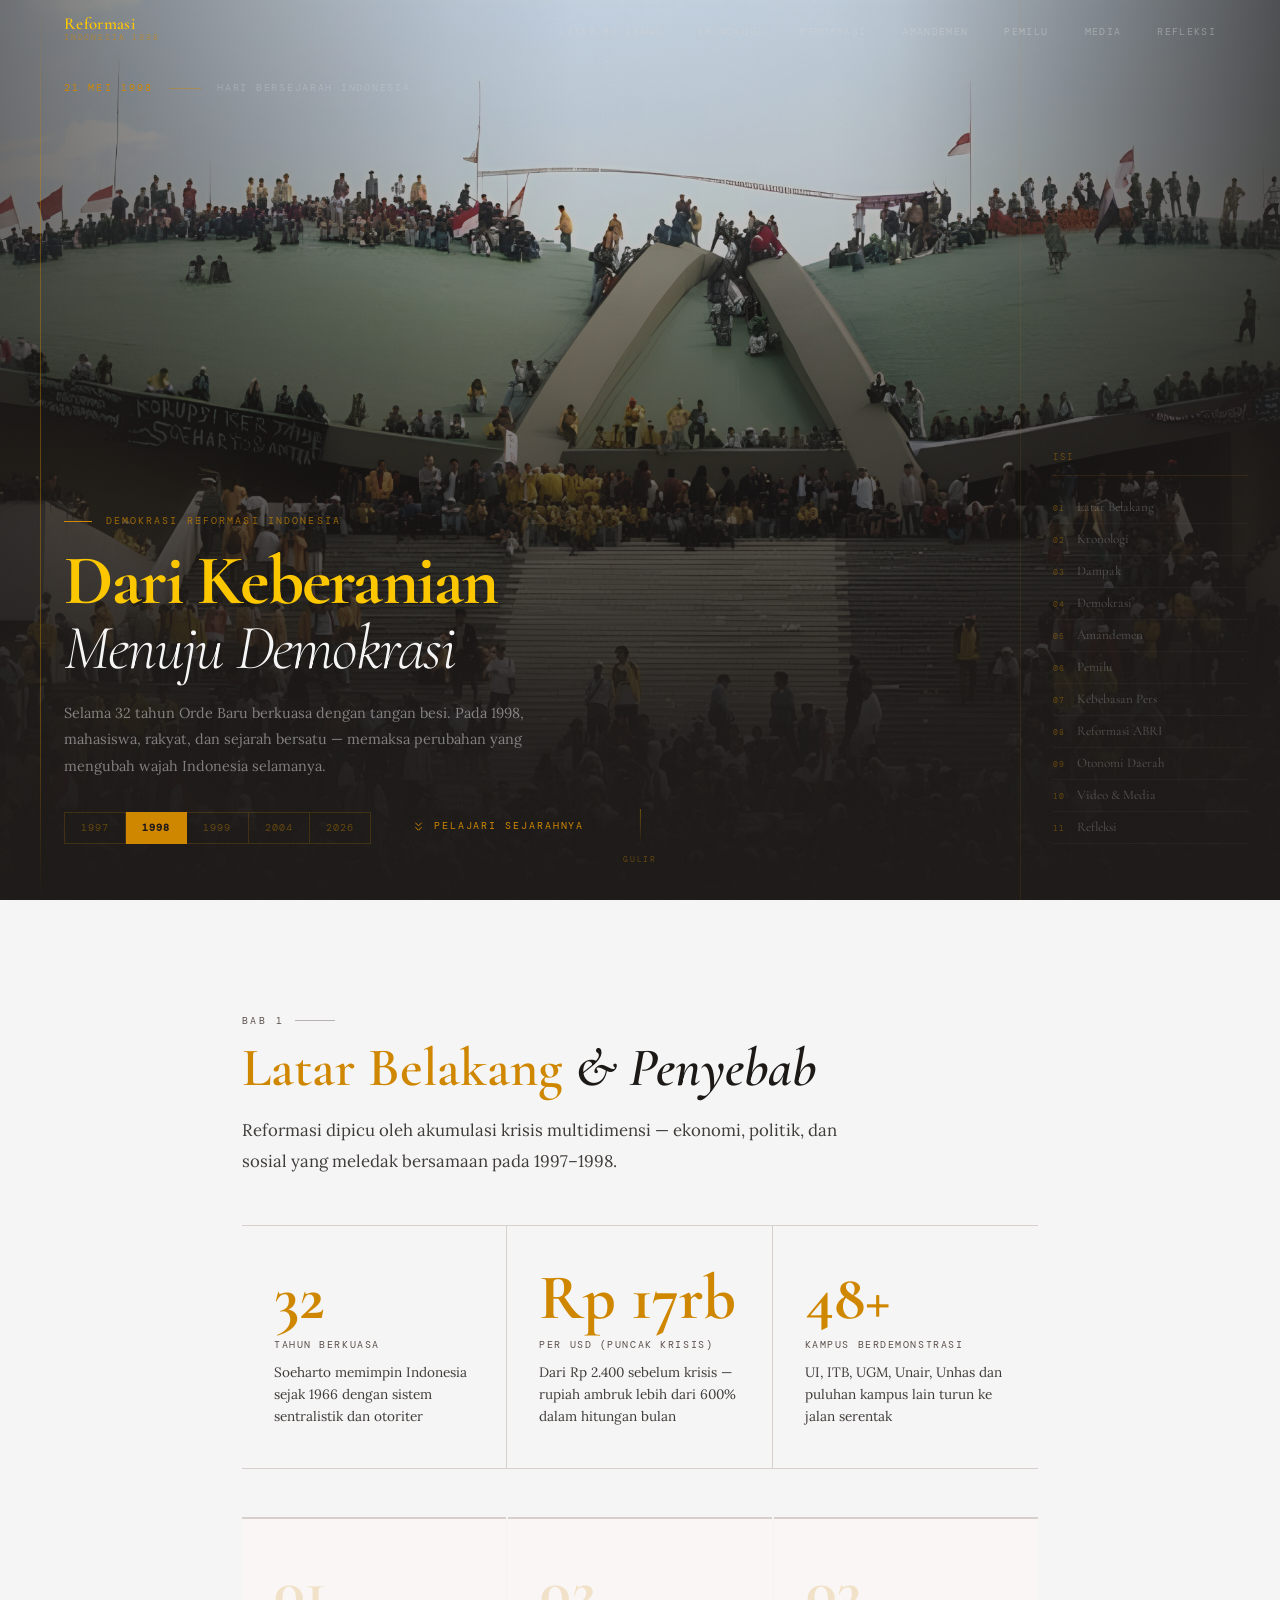
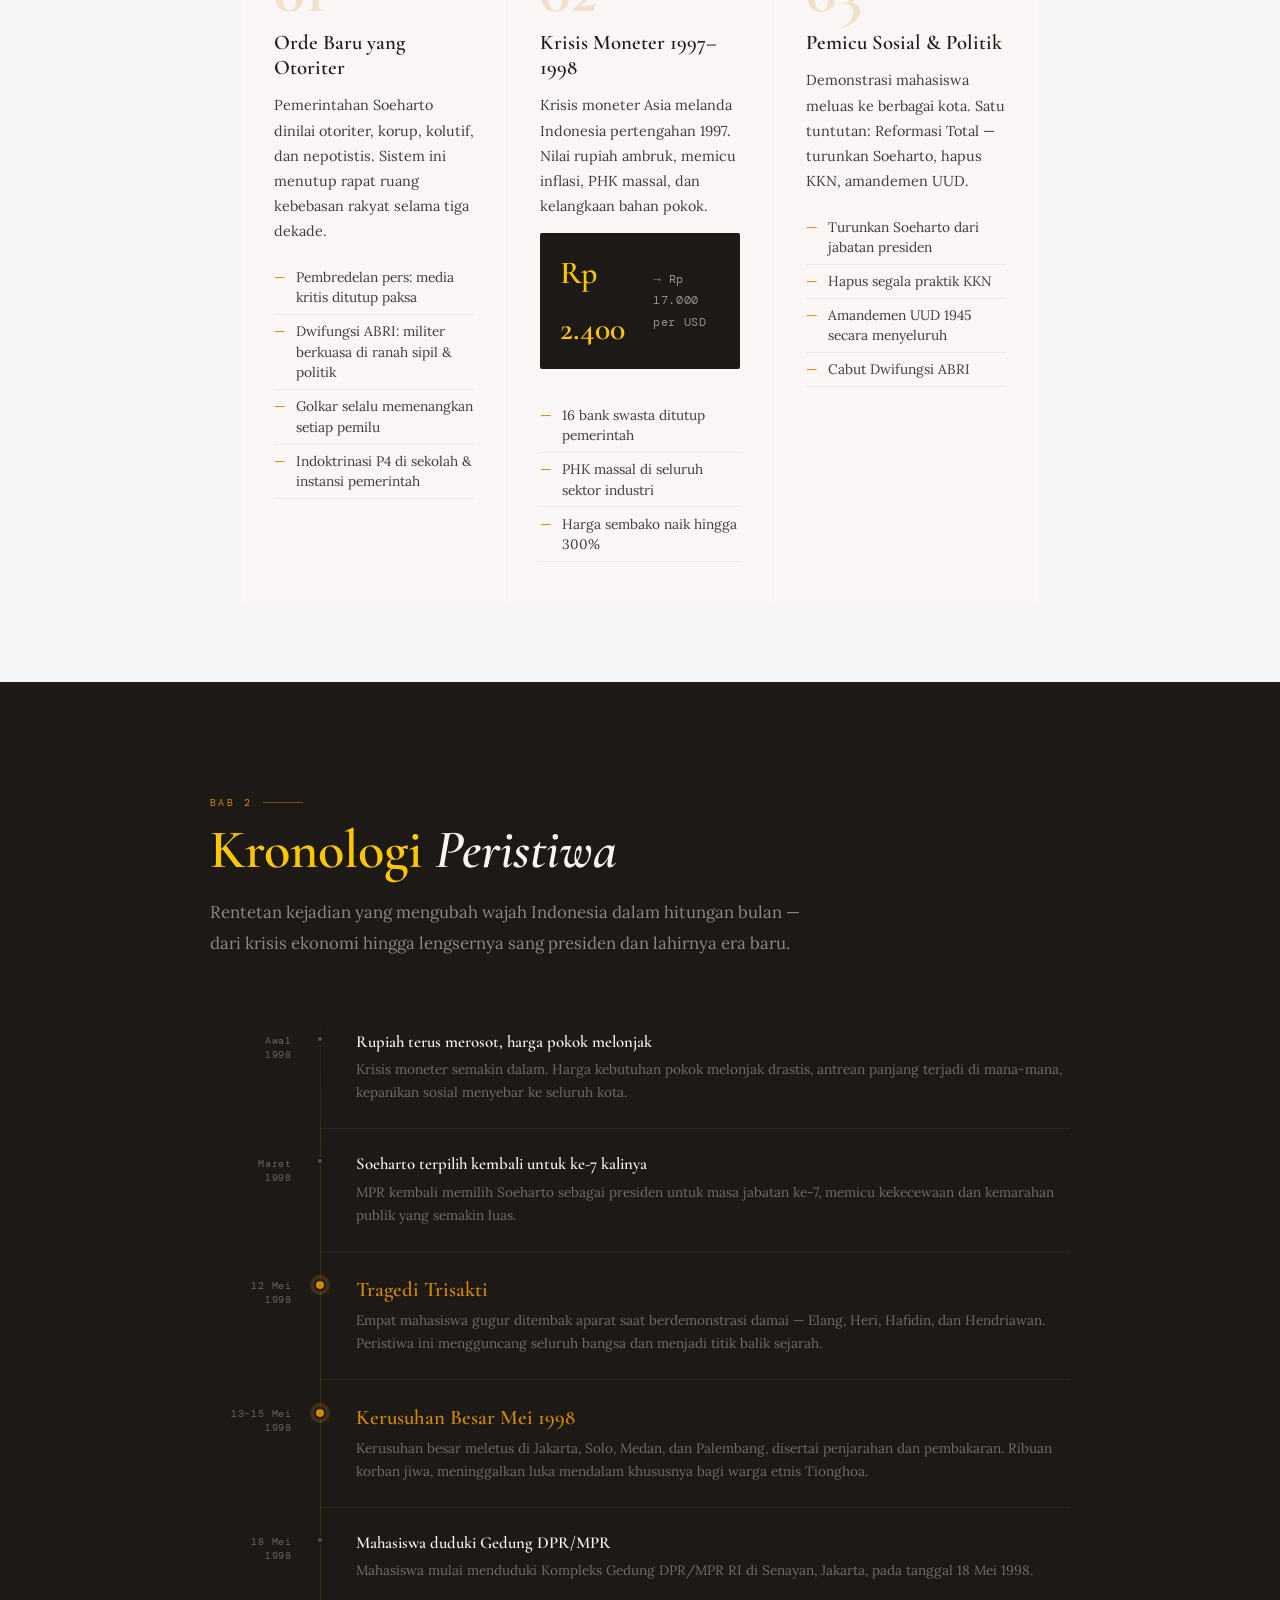
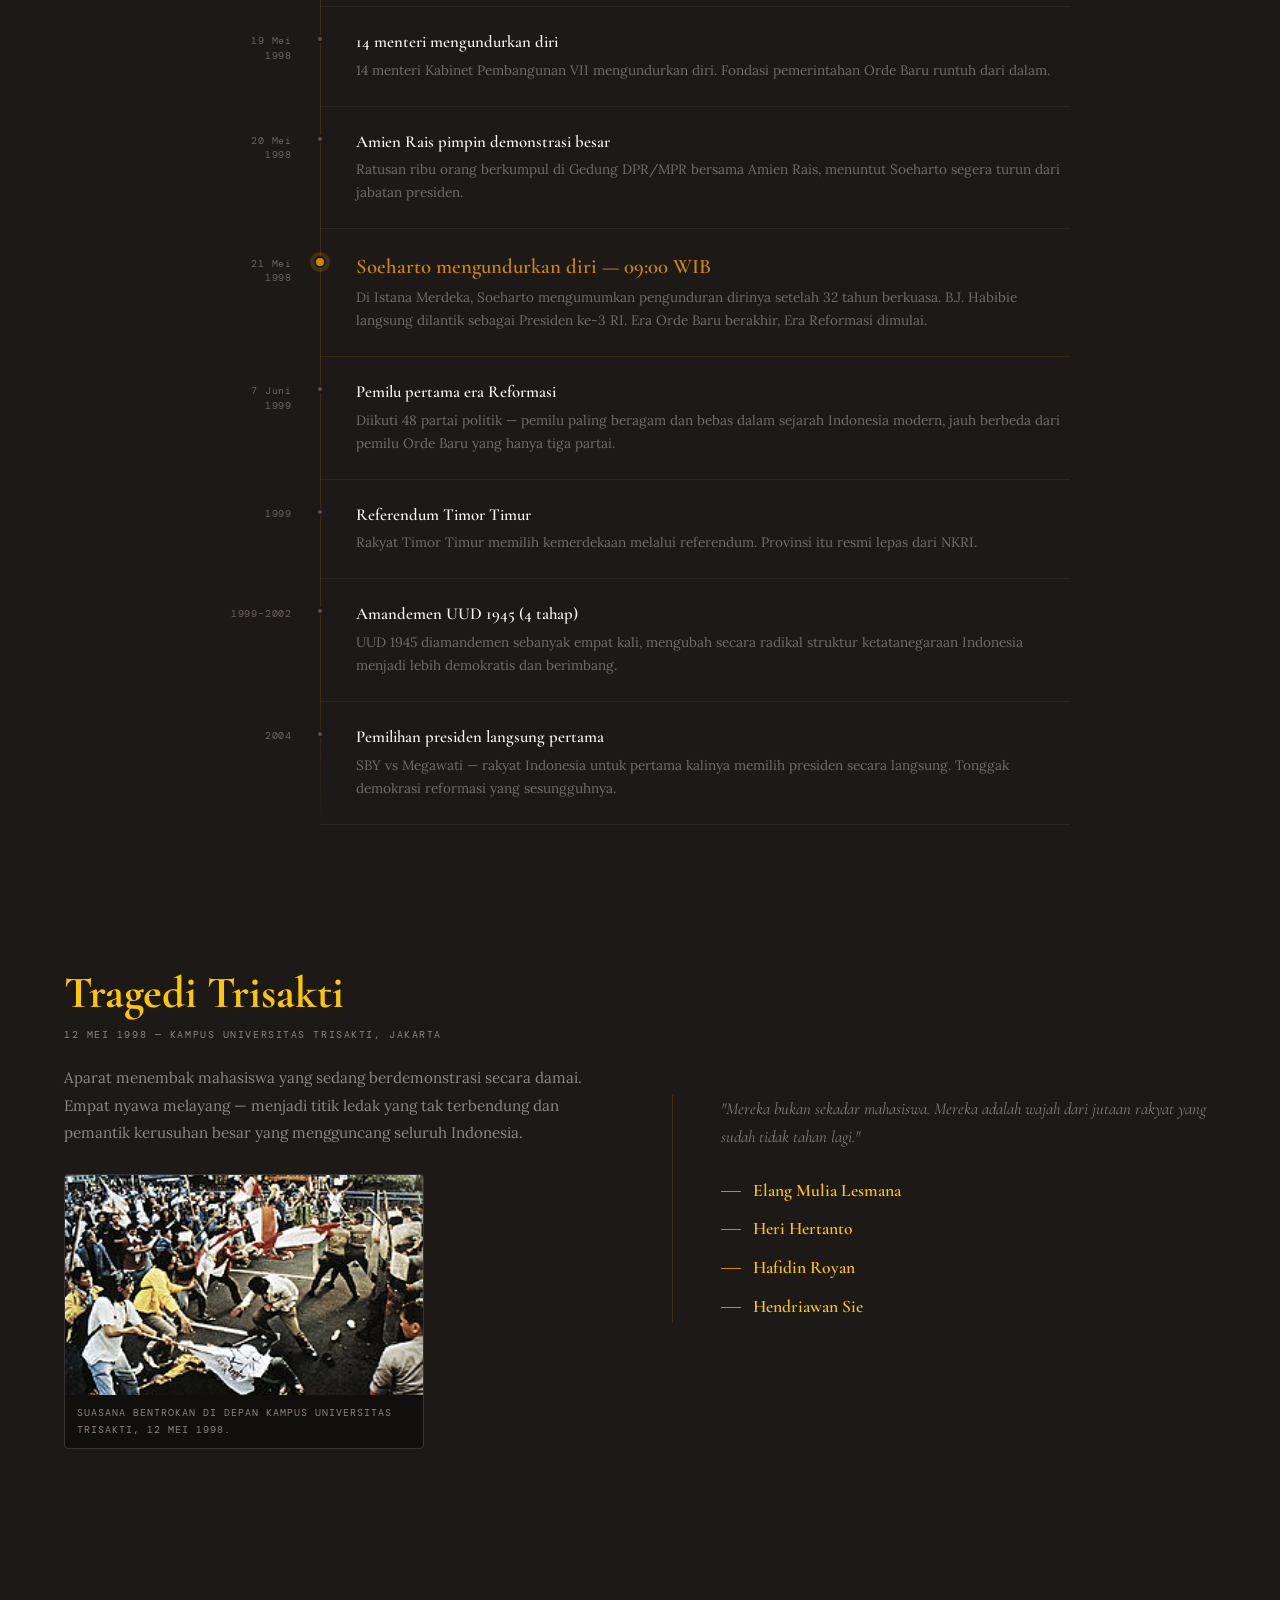
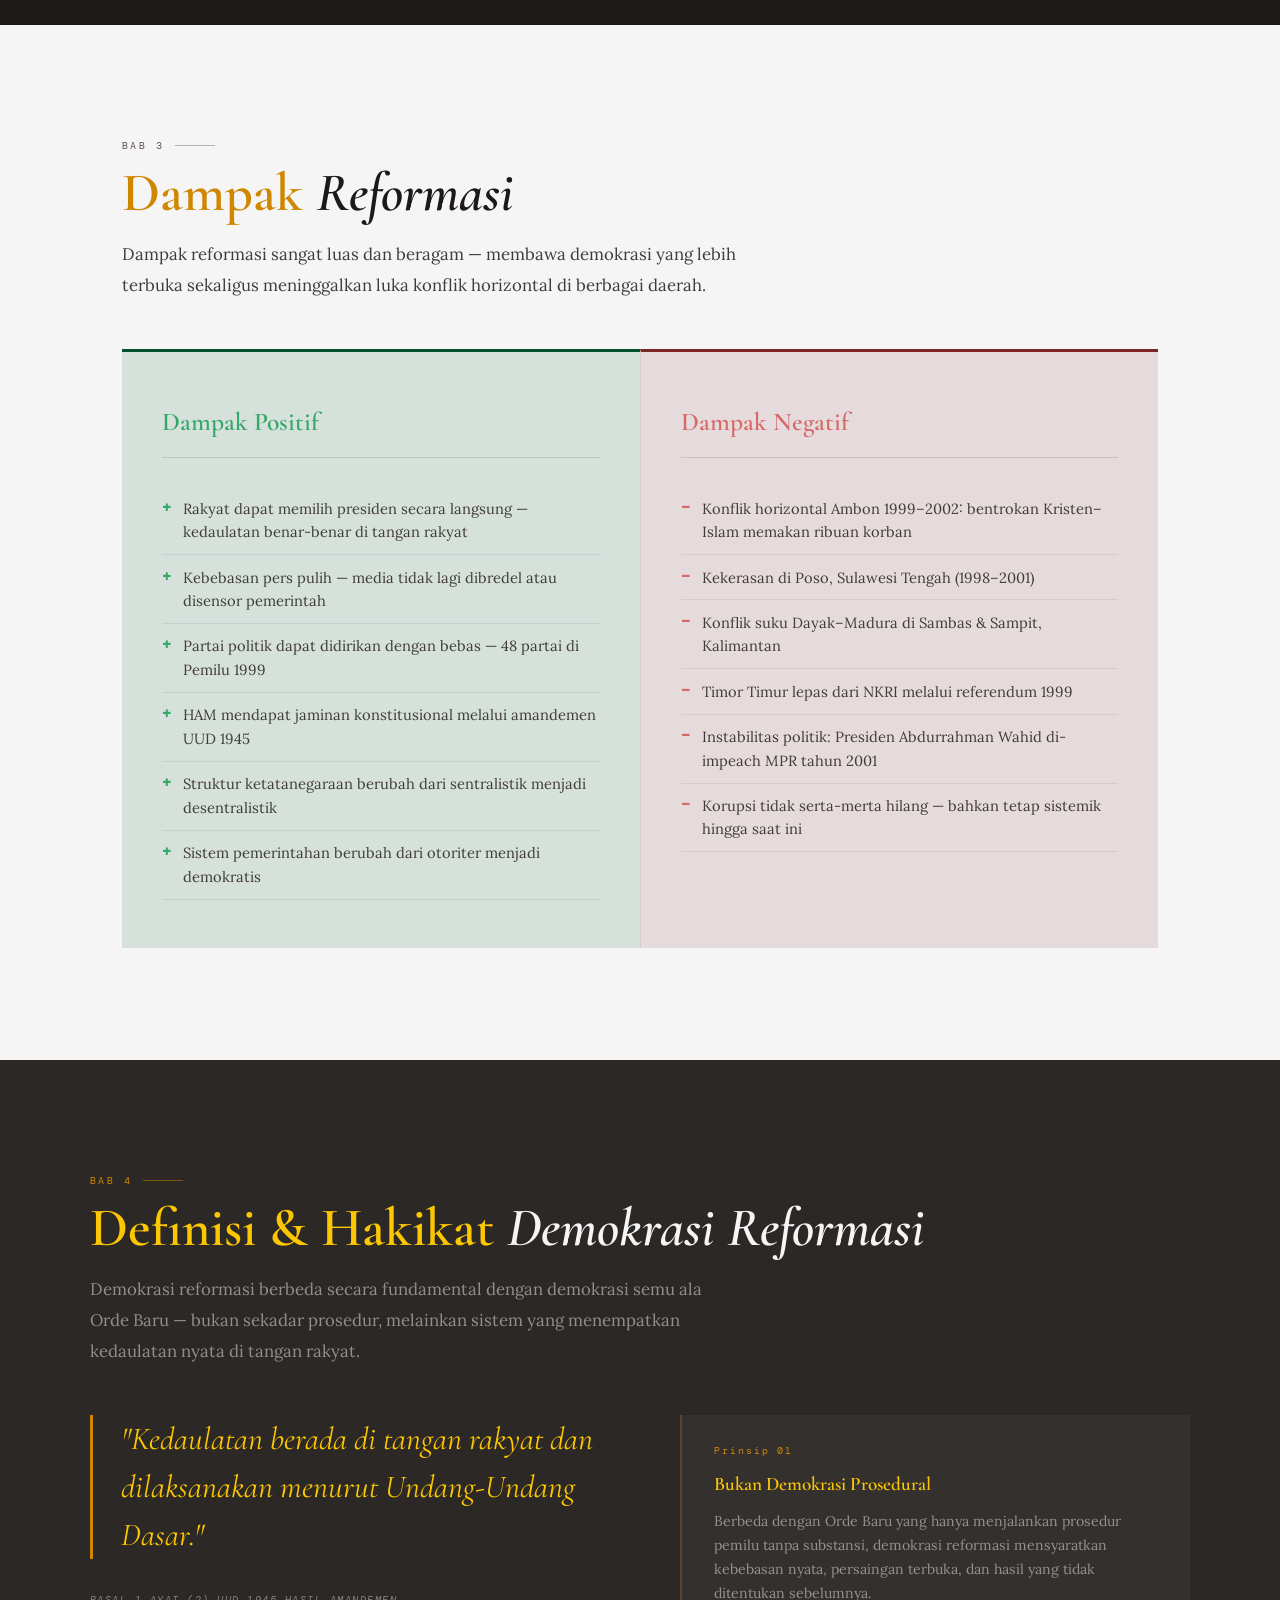
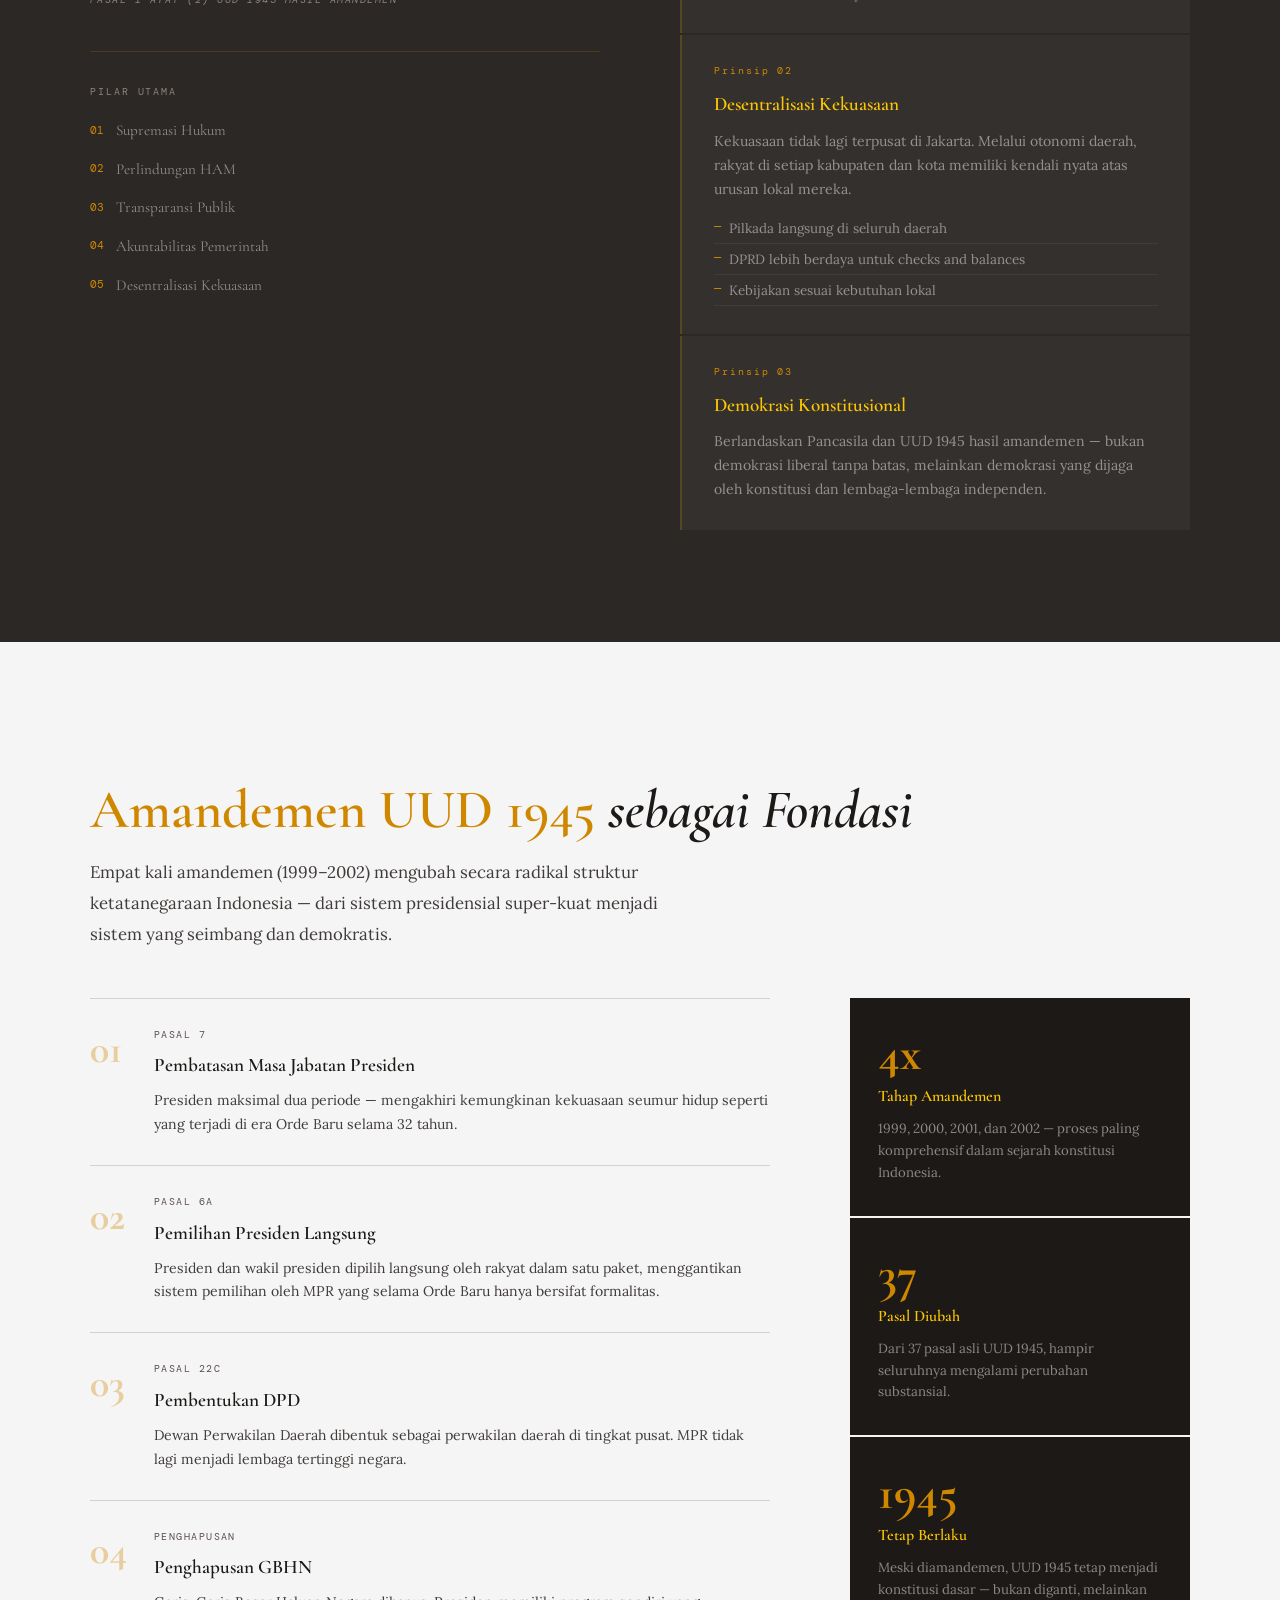
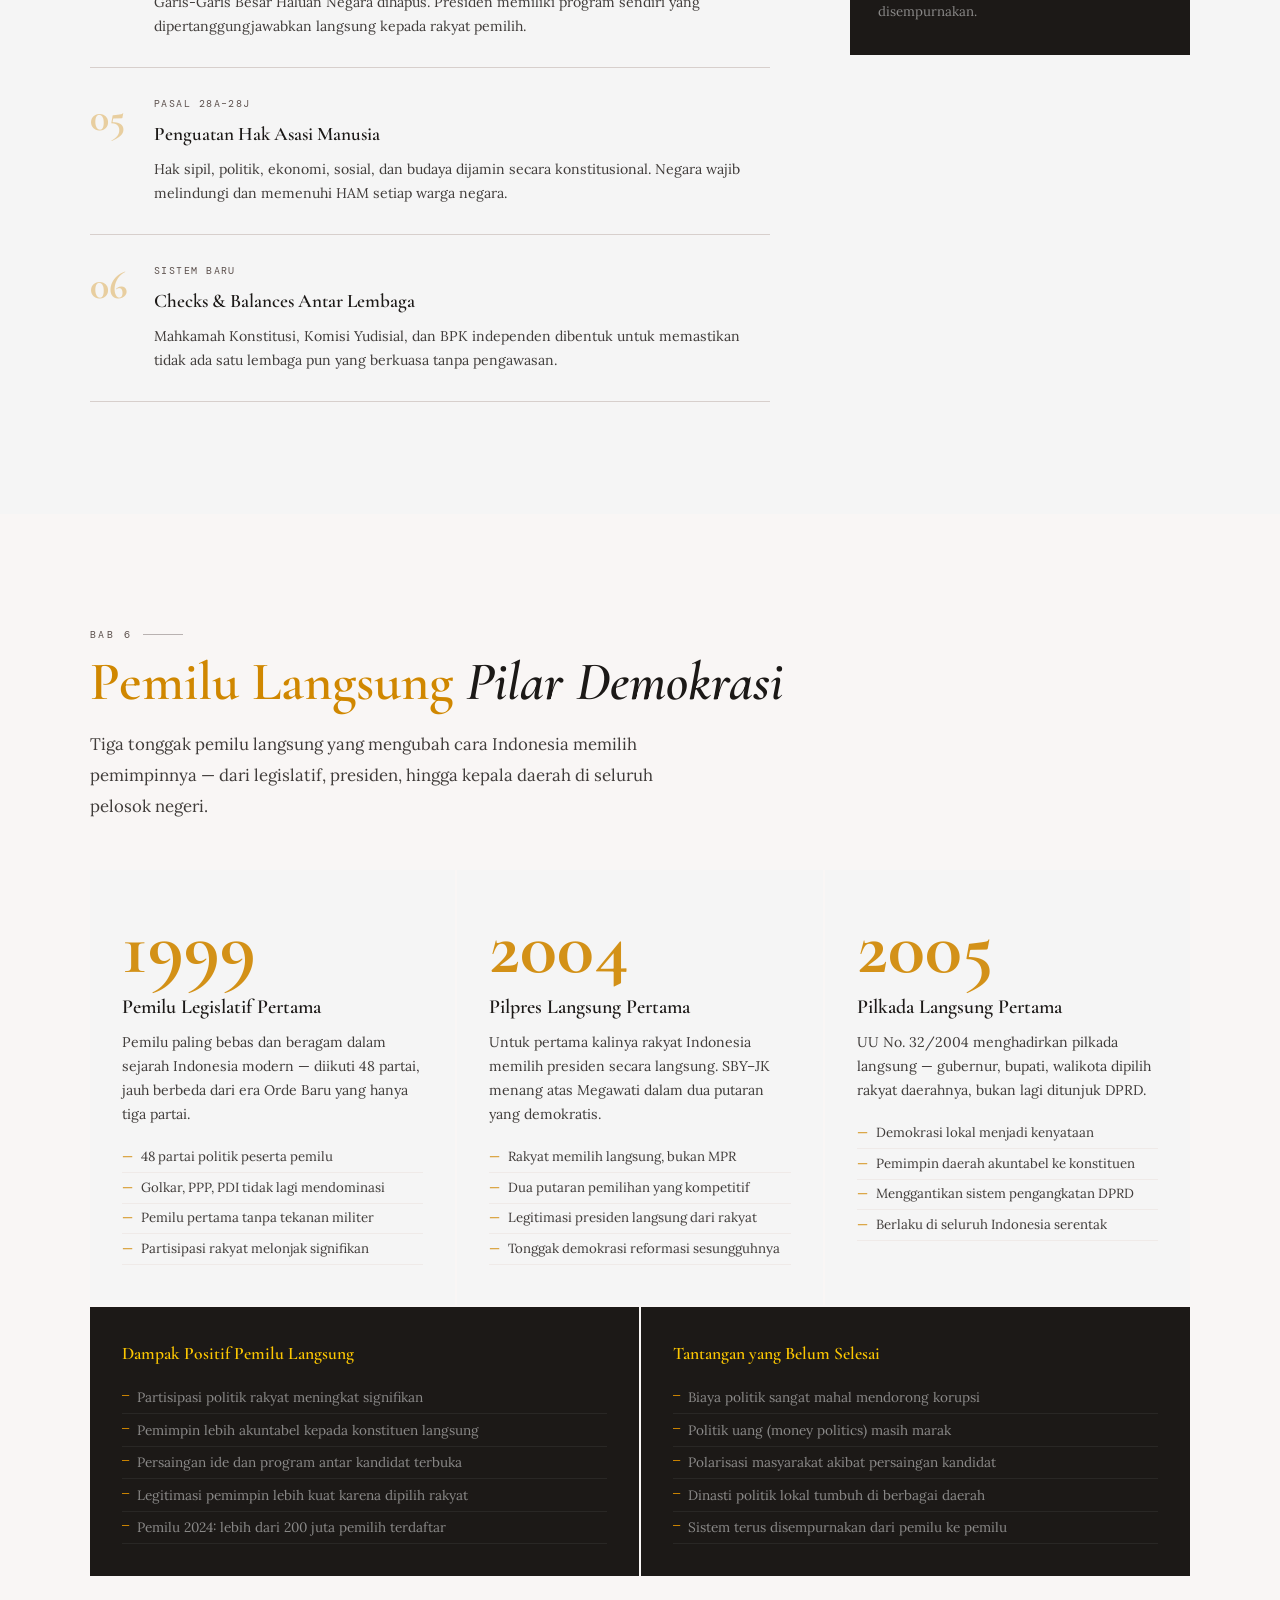
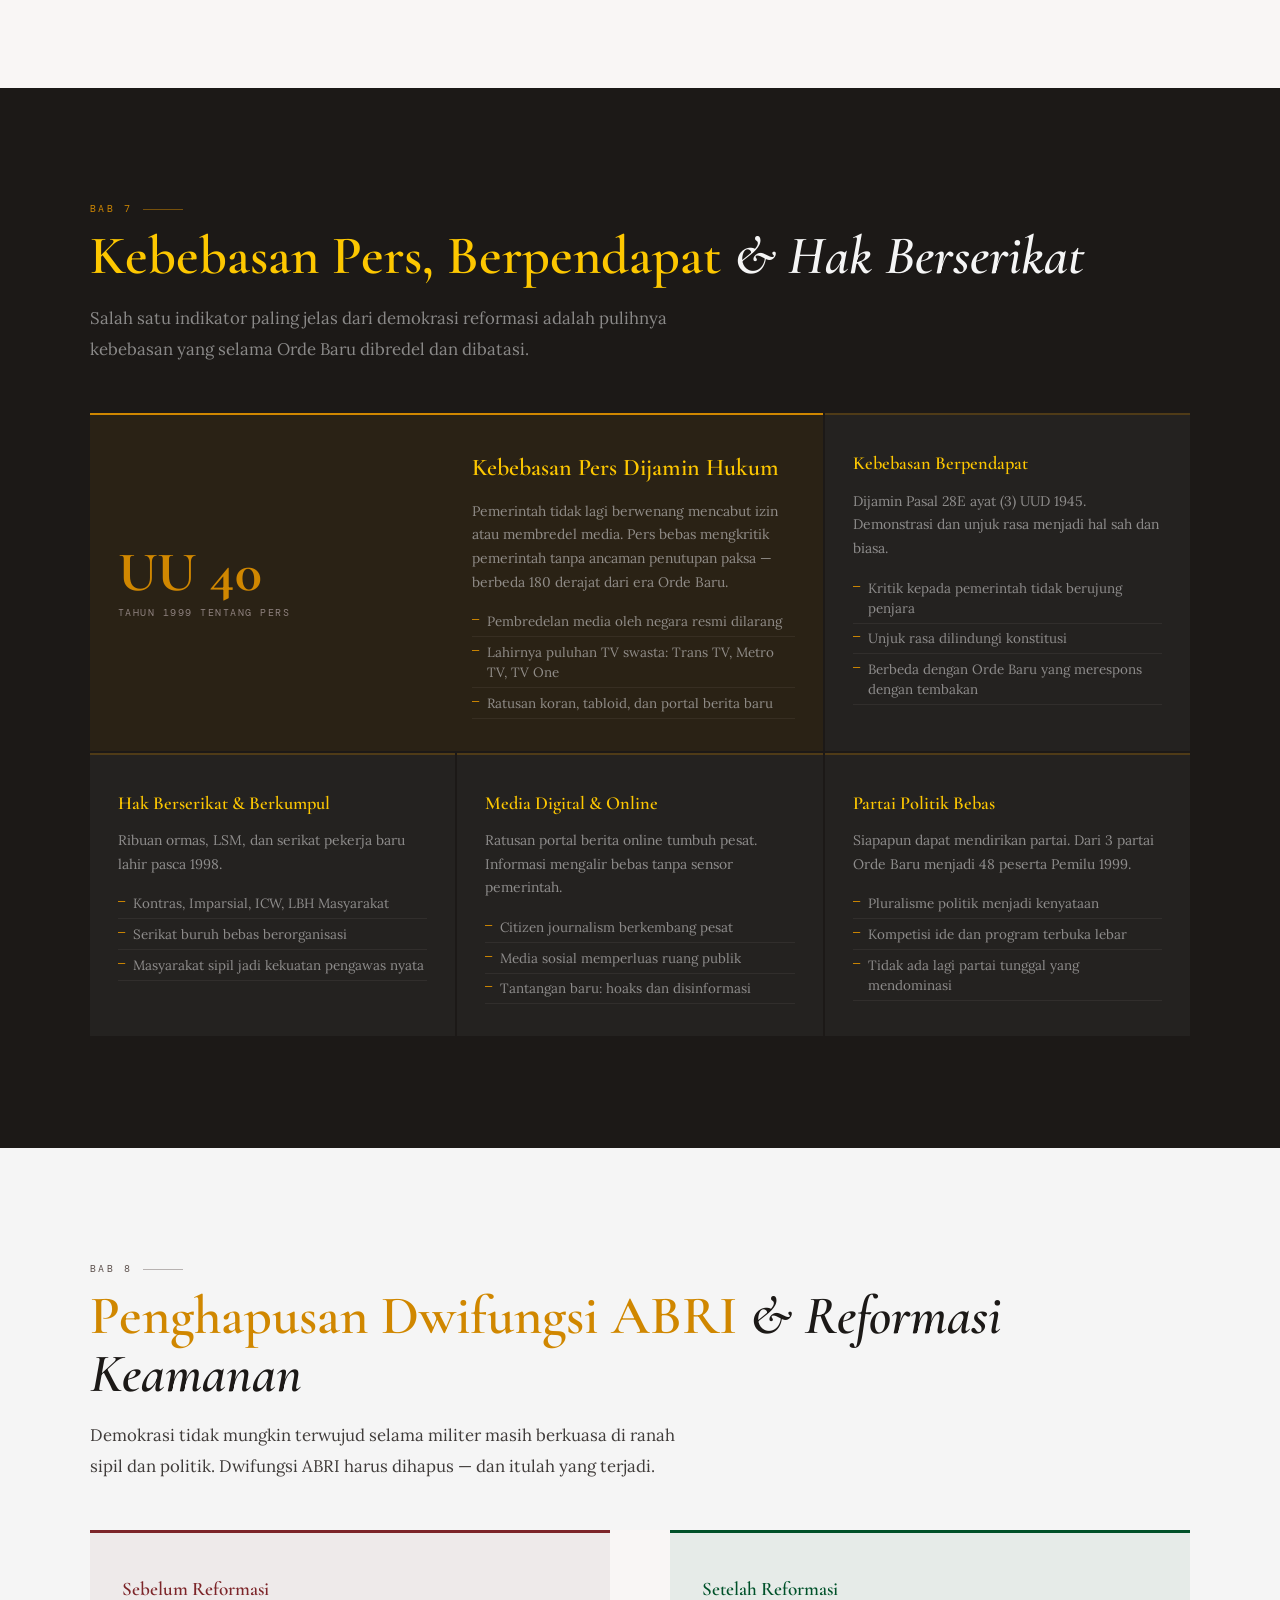
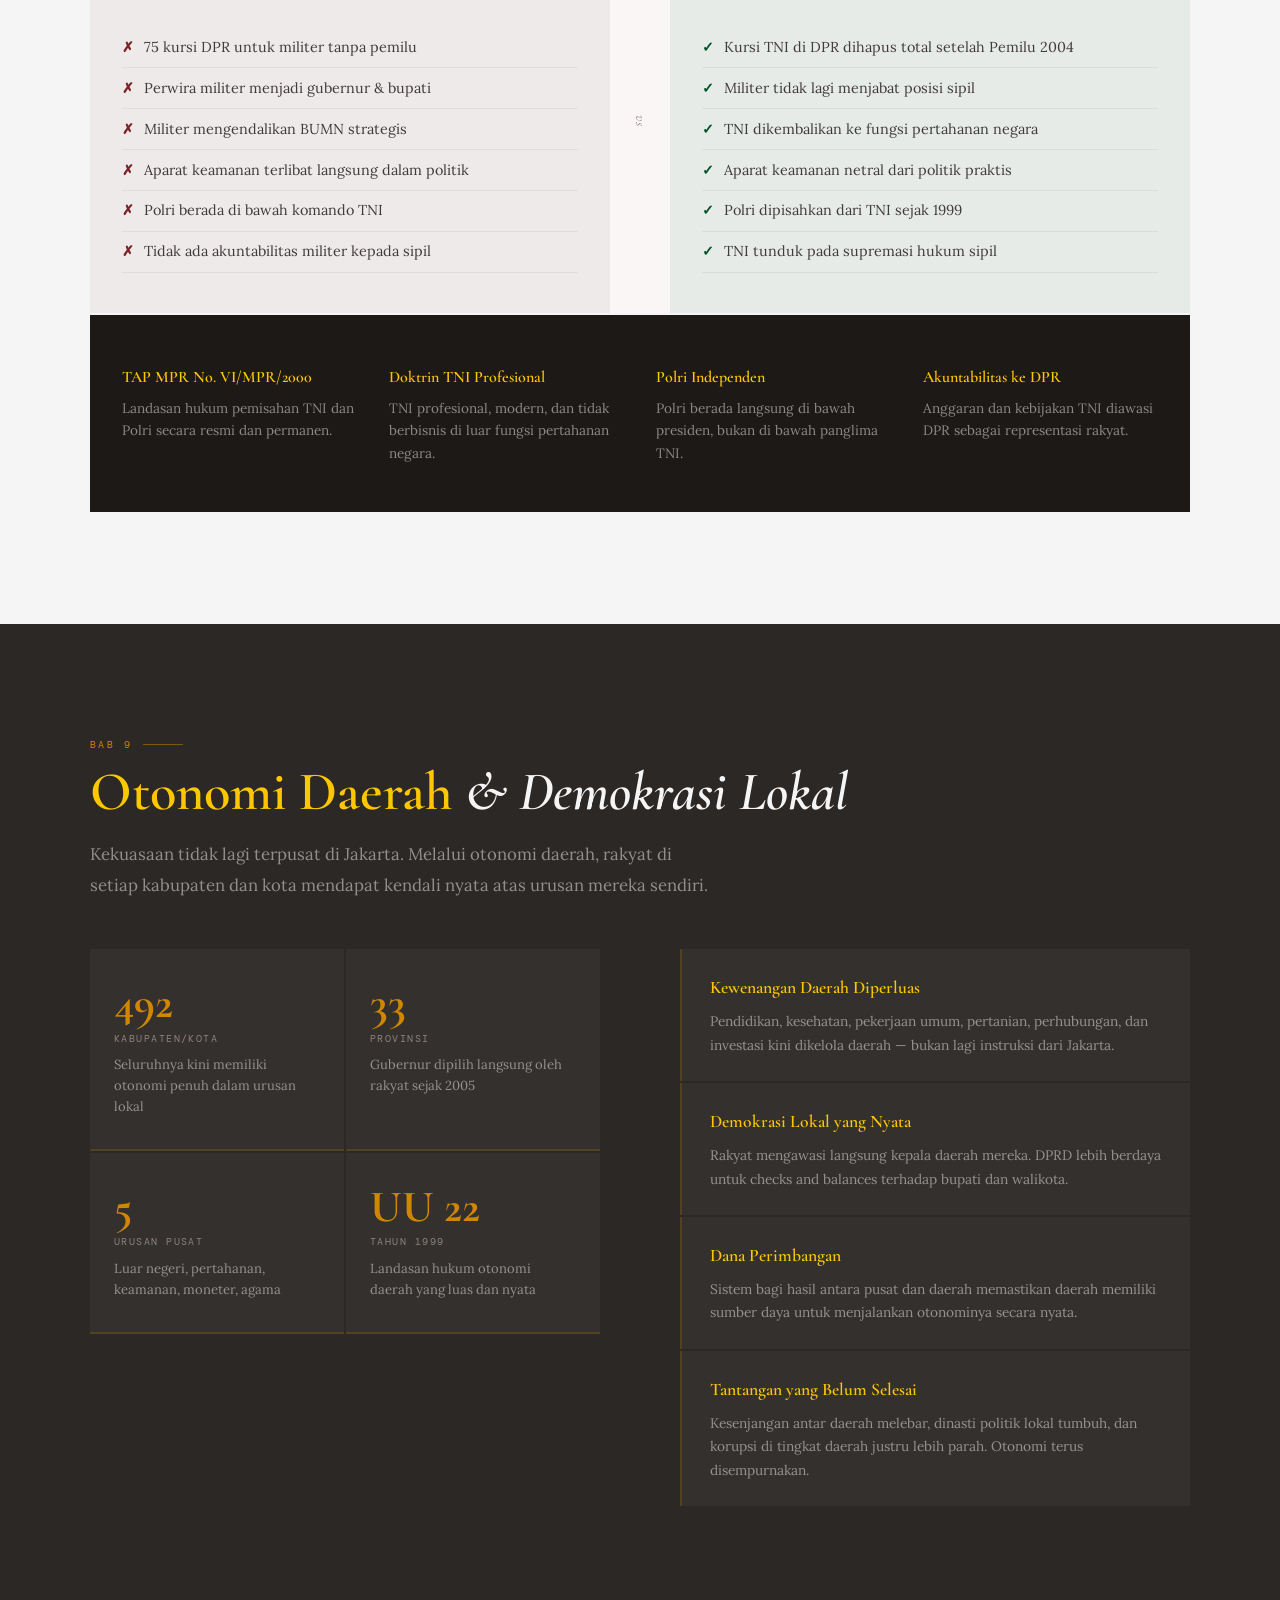
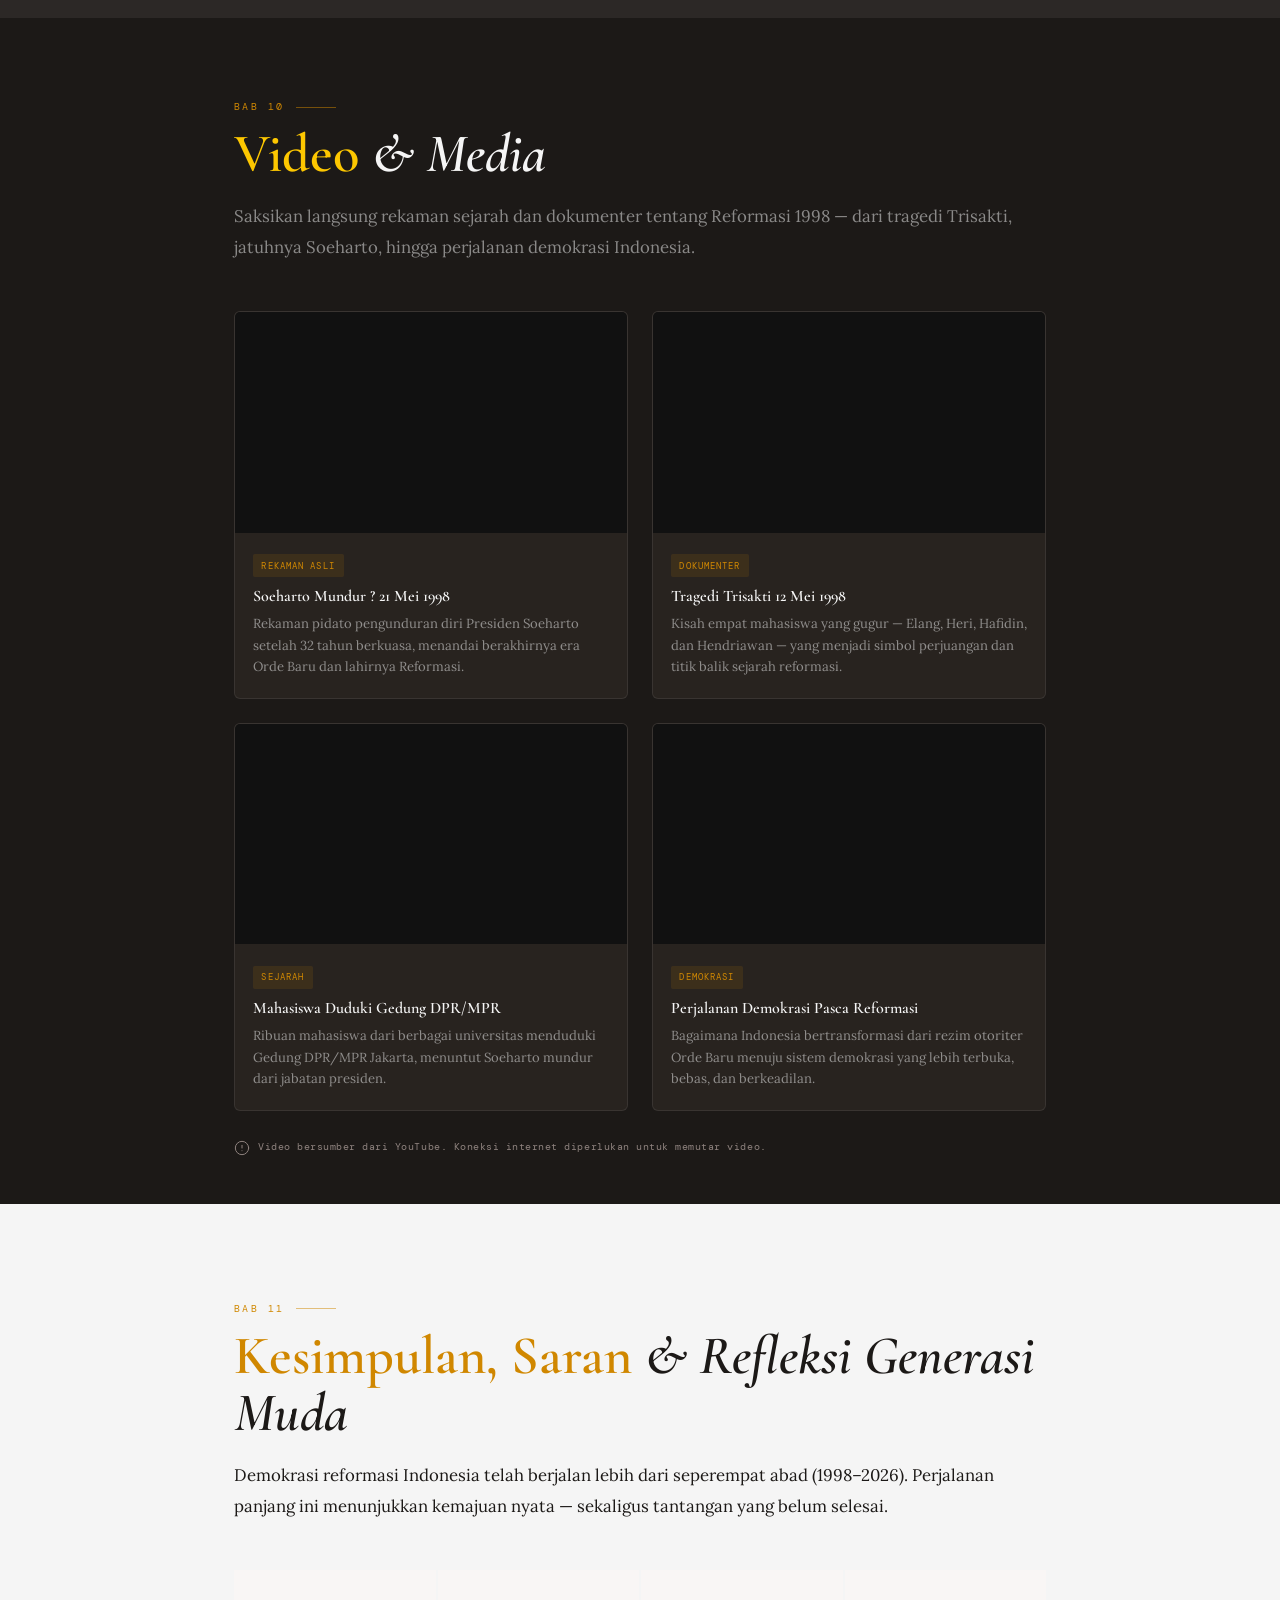
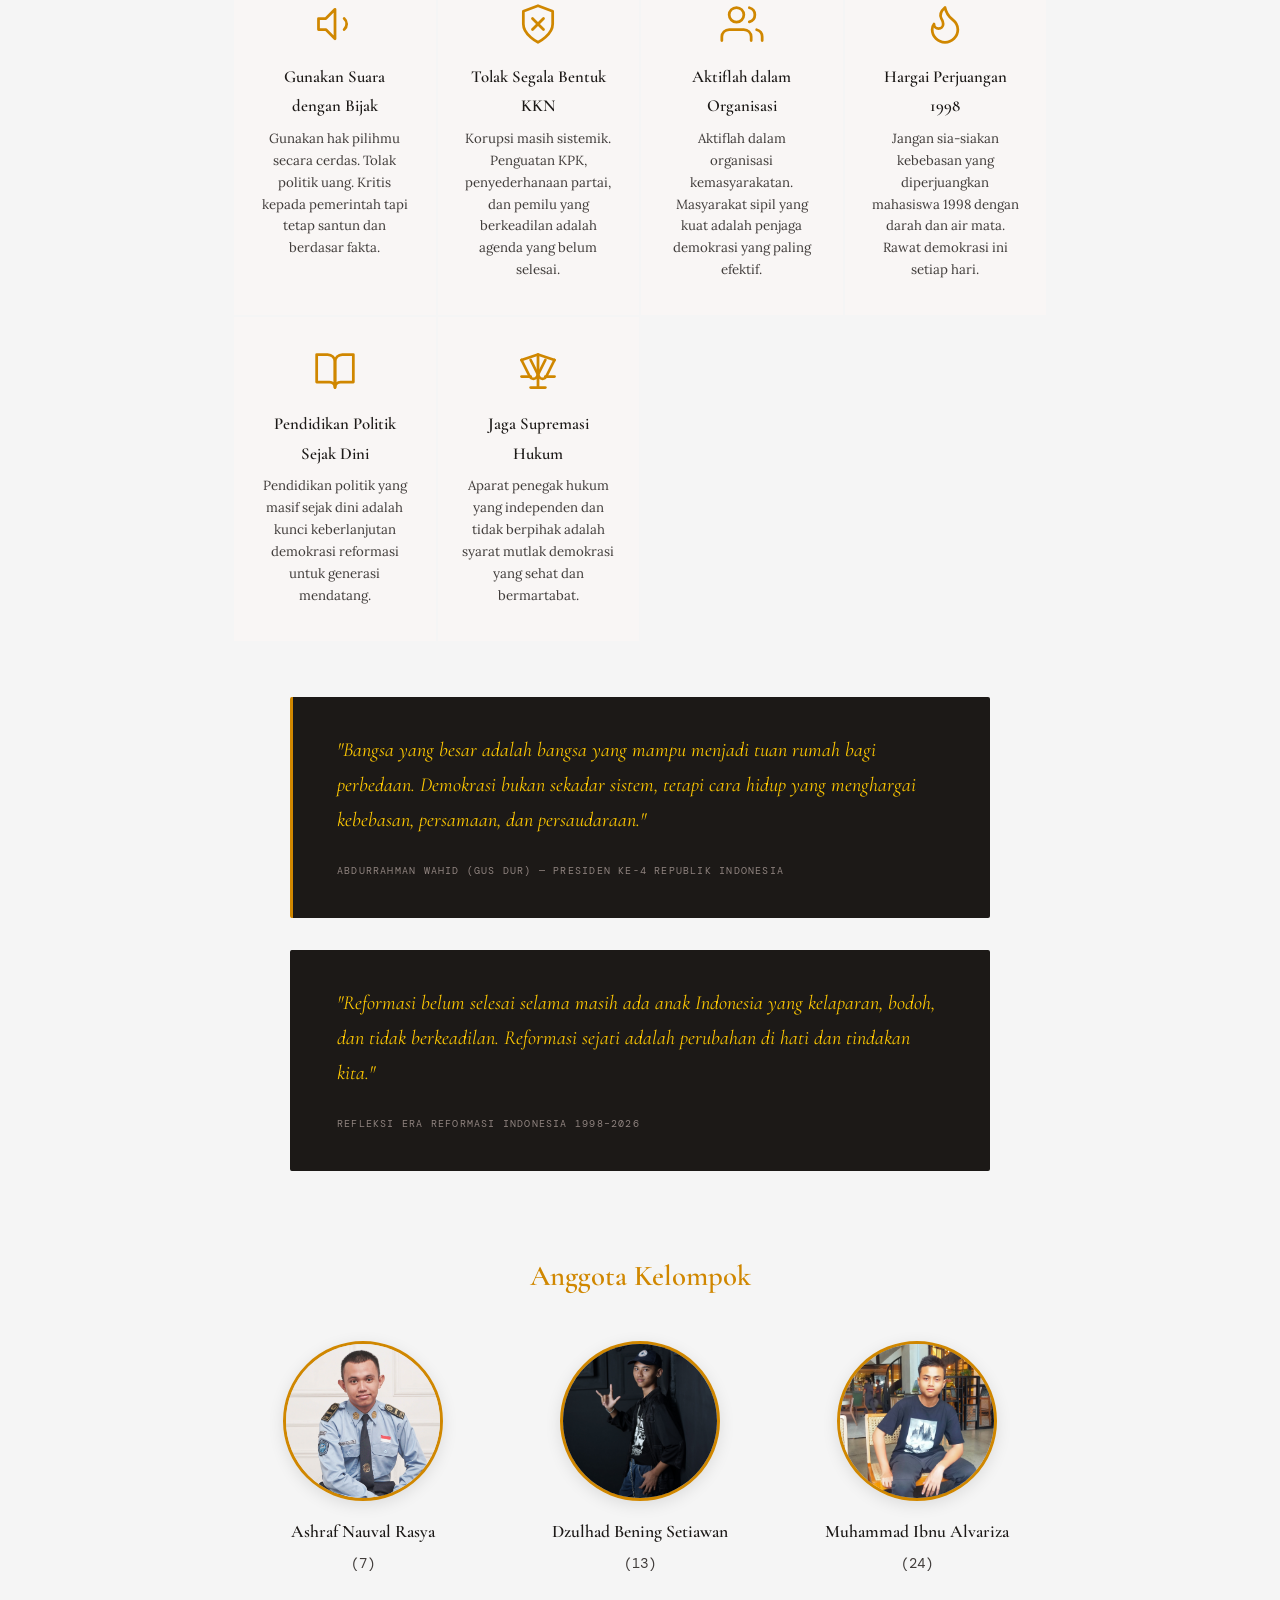
<file: index.html>
﻿<!DOCTYPE html>
<html lang="id">
<head>
<meta charset="UTF-8">
<meta name="viewport" content="width=device-width, initial-scale=1.0">
<title>Demokrasi Reformasi Indonesia 1998 ? Sejarah Perubahan Bangsa</title>
<link rel="preconnect" href="https://fonts.googleapis.com">
<link href="https://fonts.googleapis.com/css2?family=Cormorant+Garamond:ital,wght@0,300;0,400;0,600;0,700;1,300;1,400;1,600&family=Lora:ital,wght@0,400;0,500;1,400&family=DM+Mono:wght@400;500&display=swap" rel="stylesheet">
<link rel="stylesheet" href="css/base.css">
<link rel="stylesheet" href="css/nav.css">
<link rel="stylesheet" href="css/hero.css">
<link rel="stylesheet" href="css/latar.css">
<link rel="stylesheet" href="css/timeline.css"><link rel="stylesheet" href="css/hasil.css">
<link rel="stylesheet" href="css/layouts.css">
<link rel="stylesheet" href="css/interactions.css">
<link rel="stylesheet" href="css/dampak.css"><link rel="stylesheet" href="css/kesimpulan.css">
<link rel="stylesheet" href="css/video.css">
<link rel="stylesheet" href="css/footer.css">
</head>
<body>

<!-- NAV -->
<nav>
  <a class="nav-logo" href="#"><span class="logo-main">Reformasi</span><span class="logo-sub">Indonesia 1998</span></a>
  
  <!-- Hamburger Button -->
  <button class="nav-hamburger" aria-label="Toggle menu">
    <span></span>
    <span></span>
    <span></span>
  </button>
  
  <ul class="nav-links">
    <li><a href="#latar">Latar Belakang</a></li>
    <li><a href="#timeline">Kronologi</a></li>
    <li><a href="#demokrasi">Demokrasi</a></li>
    <li><a href="#amandemen">Amandemen</a></li>
    <li><a href="#pemilu">Pemilu</a></li>
    <li><a href="#video-media">Media</a></li>
    <li><a href="#kesimpulan">Refleksi</a></li>
  </ul>
</nav>

<!-- HERO -->
<section class="hero">
  <div class="hero-bg"></div>

  <!-- Decorative: vertical rule left -->
  <div class="hero-rule-left"></div>

  <!-- Top bar: date stamp -->
  <div class="hero-topbar">
    <span class="hero-topbar-date">21 Mei 1998</span>
    <span class="hero-topbar-sep"></span>
    <span class="hero-topbar-label">Hari Bersejarah Indonesia</span>
  </div>

  <!-- Main content ? bottom left -->
  <div class="hero-content">

    <!-- Eyebrow -->
    <div class="hero-eyebrow">
      <span class="hero-eyebrow-line"></span>
      <span>Demokrasi Reformasi Indonesia</span>
    </div>

    <!-- Title -->
    <h1 class="hero-title">
      Dari Keberanian<br>
      <em>Menuju Demokrasi</em>
    </h1>

    <!-- Subtitle -->
    <p class="hero-subtitle">
      Selama 32 tahun Orde Baru berkuasa dengan tangan besi.
      Pada 1998, mahasiswa, rakyat, dan sejarah bersatu &mdash;
      memaksa perubahan yang mengubah wajah Indonesia selamanya.
    </p>

    <!-- Bottom row: year band + CTA -->
    <div class="hero-bottom-row">
      <div class="hero-year-band">
        <div class="year-item">1997</div>
        <div class="year-item active">1998</div>
        <div class="year-item">1999</div>
        <div class="year-item">2004</div>
        <div class="year-item">2026</div>
      </div>
      <a class="hero-cta" href="#latar">
        <svg viewBox="0 0 24 24"><polyline points="7 13 12 18 17 13"/><polyline points="7 6 12 11 17 6"/></svg>
        Pelajari Sejarahnya
      </a>
    </div>
  </div>

  <!-- Right panel: chapter index -->
  <div class="hero-index">
    <div class="hero-index-label">Isi</div>
    <ol class="hero-index-list">
      <li><a href="#latar"><span class="idx-num">01</span><span class="idx-title">Latar Belakang</span></a></li>
      <li><a href="#timeline"><span class="idx-num">02</span><span class="idx-title">Kronologi</span></a></li>
      <li><a href="#dampak"><span class="idx-num">03</span><span class="idx-title">Dampak</span></a></li>
      <li><a href="#demokrasi"><span class="idx-num">04</span><span class="idx-title">Demokrasi</span></a></li>
      <li><a href="#amandemen"><span class="idx-num">05</span><span class="idx-title">Amandemen</span></a></li>
      <li><a href="#pemilu"><span class="idx-num">06</span><span class="idx-title">Pemilu</span></a></li>
      <li><a href="#pers"><span class="idx-num">07</span><span class="idx-title">Kebebasan Pers</span></a></li>
      <li><a href="#abri"><span class="idx-num">08</span><span class="idx-title">Reformasi ABRI</span></a></li>
      <li><a href="#otonomi"><span class="idx-num">09</span><span class="idx-title">Otonomi Daerah</span></a></li>
      <li><a href="#video-media"><span class="idx-num">10</span><span class="idx-title">Video &amp; Media</span></a></li>
      <li><a href="#kesimpulan"><span class="idx-num">11</span><span class="idx-title">Refleksi</span></a></li>
    </ol>
  </div>

  <!-- Scroll indicator -->
  <div class="hero-scroll">
    <span></span>
    <span class="hero-scroll-text">Gulir</span>
  </div>
</section>

<!-- BAB 1: LATAR BELAKANG -->
<section id="latar">
  <div class="container" style="padding:0 2rem">
    <div class="section-label fade-in">Bab 1</div>
    <h2 class="section-heading fade-in">Latar Belakang <em>&amp; Penyebab</em></h2>
    <p class="lead-text fade-in">Reformasi dipicu oleh akumulasi krisis multidimensi &mdash; ekonomi, politik, dan sosial yang meledak bersamaan pada 1997&ndash;1998.</p>
  </div>

  <!-- Stat bar -->
  <div class="container" style="padding:0 2rem">
    <div class="latar-stats fade-in">
      <div class="latar-stat">
        <div class="latar-stat-num" data-count="32" data-suffix="">32</div>
        <div class="latar-stat-label">Tahun Berkuasa</div>
        <div class="latar-stat-desc">Soeharto memimpin Indonesia sejak 1966 dengan sistem sentralistik dan otoriter</div>
      </div>
      <div class="latar-stat">
        <div class="latar-stat-num">Rp 17rb</div>
        <div class="latar-stat-label">Per USD (puncak krisis)</div>
        <div class="latar-stat-desc">Dari Rp 2.400 sebelum krisis &mdash; rupiah ambruk lebih dari 600% dalam hitungan bulan</div>
      </div>
      <div class="latar-stat">
        <div class="latar-stat-num">48+</div>
        <div class="latar-stat-label">Kampus Berdemonstrasi</div>
        <div class="latar-stat-desc">UI, ITB, UGM, Unair, Unhas dan puluhan kampus lain turun ke jalan serentak</div>
      </div>
    </div>
  </div>

  <!-- 3 cards -->
  <div class="container" style="padding:0 2rem; margin-top:3rem">
    <div class="three-col">
      <div class="bg-card fade-in">
        <div class="bg-card-num">01</div>
        <h3>Orde Baru yang Otoriter</h3>
        <p>Pemerintahan Soeharto dinilai otoriter, korup, kolutif, dan nepotistis. Sistem ini menutup rapat ruang kebebasan rakyat selama tiga dekade.</p>
        <ul>
          <li>Pembredelan pers: media kritis ditutup paksa</li>
          <li>Dwifungsi ABRI: militer berkuasa di ranah sipil &amp; politik</li>
          <li>Golkar selalu memenangkan setiap pemilu</li>
          <li>Indoktrinasi P4 di sekolah &amp; instansi pemerintah</li>
        </ul>
      </div>
      <div class="bg-card fade-in">
        <div class="bg-card-num">02</div>
        <h3>Krisis Moneter 1997&ndash;1998</h3>
        <p>Krisis moneter Asia melanda Indonesia pertengahan 1997. Nilai rupiah ambruk, memicu inflasi, PHK massal, dan kelangkaan bahan pokok.</p>
        <div class="crisis-stat">
          <span class="big">Rp 2.400</span>
          <span class="label">&rarr; Rp 17.000<br>per USD</span>
        </div>
        <ul>
          <li>16 bank swasta ditutup pemerintah</li>
          <li>PHK massal di seluruh sektor industri</li>
          <li>Harga sembako naik hingga 300%</li>
        </ul>
      </div>
      <div class="bg-card fade-in">
        <div class="bg-card-num">03</div>
        <h3>Pemicu Sosial &amp; Politik</h3>
        <p>Demonstrasi mahasiswa meluas ke berbagai kota. Satu tuntutan: Reformasi Total &mdash; turunkan Soeharto, hapus KKN, amandemen UUD.</p>
        <ul>
          <li>Turunkan Soeharto dari jabatan presiden</li>
          <li>Hapus segala praktik KKN</li>
          <li>Amandemen UUD 1945 secara menyeluruh</li>
          <li>Cabut Dwifungsi ABRI</li>
        </ul>
      </div>
    </div>
  </div>

</section>

<!-- BAB 2: KRONOLOGI -->
<section id="timeline" class="on-dark">
  <div class="container">
    <div class="section-label">Bab 2</div>
    <h2 class="section-heading">Kronologi <em>Peristiwa</em></h2>
    <p class="lead-text">Rentetan kejadian yang mengubah wajah Indonesia dalam hitungan bulan &mdash; dari krisis ekonomi hingga lengsernya sang presiden dan lahirnya era baru.</p>
    <div class="timeline-list">
      <div class="tl-item">
        <div class="tl-date">Awal<br>1998</div>
        <div class="tl-dot"></div>
        <div class="tl-body">
          <div class="tl-event">Rupiah terus merosot, harga pokok melonjak</div>
          <div class="tl-desc">Krisis moneter semakin dalam. Harga kebutuhan pokok melonjak drastis, antrean panjang terjadi di mana-mana, kepanikan sosial menyebar ke seluruh kota.</div>
        </div>
      </div>
      <div class="tl-item">
        <div class="tl-date">Maret<br>1998</div>
        <div class="tl-dot"></div>
        <div class="tl-body">
          <div class="tl-event">Soeharto terpilih kembali untuk ke-7 kalinya</div>
          <div class="tl-desc">MPR kembali memilih Soeharto sebagai presiden untuk masa jabatan ke-7, memicu kekecewaan dan kemarahan publik yang semakin luas.</div>
        </div>
      </div>

      <!-- TRAGEDI TRISAKTI ? highlight item -->
      <div class="tl-item highlight">
        <div class="tl-date">12 Mei<br>1998</div>
        <div class="tl-dot"></div>
        <div class="tl-body">
          <div class="tl-event">Tragedi Trisakti</div>
          <div class="tl-desc">Empat mahasiswa gugur ditembak aparat saat berdemonstrasi damai &mdash; Elang, Heri, Hafidin, dan Hendriawan. Peristiwa ini mengguncang seluruh bangsa dan menjadi titik balik sejarah.</div>
        </div>
      </div>
      <div class="tl-item highlight">
        <div class="tl-date">13&ndash;15 Mei<br>1998</div>
        <div class="tl-dot"></div>
        <div class="tl-body">
          <div class="tl-event">Kerusuhan Besar Mei 1998</div>
          <div class="tl-desc">Kerusuhan besar meletus di Jakarta, Solo, Medan, dan Palembang, disertai penjarahan dan pembakaran. Ribuan korban jiwa, meninggalkan luka mendalam khususnya bagi warga etnis Tionghoa.</div>
        </div>
      </div>
      <div class="tl-item">
        <div class="tl-date">18 Mei<br>1998</div>
        <div class="tl-dot"></div>
        <div class="tl-body">
          <div class="tl-event">Mahasiswa duduki Gedung DPR/MPR</div>
          <div class="tl-desc">Mahasiswa mulai menduduki Kompleks Gedung DPR/MPR RI di Senayan, Jakarta, pada tanggal 18 Mei 1998.</div>
        </div>
      </div>
      <div class="tl-item">
        <div class="tl-date">19 Mei<br>1998</div>
        <div class="tl-dot"></div>
        <div class="tl-body">
          <div class="tl-event">14 menteri mengundurkan diri</div>
          <div class="tl-desc">14 menteri Kabinet Pembangunan VII mengundurkan diri. Fondasi pemerintahan Orde Baru runtuh dari dalam.</div>
        </div>
      </div>
      <div class="tl-item">
        <div class="tl-date">20 Mei<br>1998</div>
        <div class="tl-dot"></div>
        <div class="tl-body">
          <div class="tl-event">Amien Rais pimpin demonstrasi besar</div>
          <div class="tl-desc">Ratusan ribu orang berkumpul di Gedung DPR/MPR bersama Amien Rais, menuntut Soeharto segera turun dari jabatan presiden.</div>
        </div>
      </div>
      <div class="tl-item highlight">
        <div class="tl-date">21 Mei<br>1998</div>
        <div class="tl-dot"></div>
        <div class="tl-body">
          <div class="tl-event">Soeharto mengundurkan diri &mdash; 09:00 WIB</div>
          <div class="tl-desc">Di Istana Merdeka, Soeharto mengumumkan pengunduran dirinya setelah 32 tahun berkuasa. B.J. Habibie langsung dilantik sebagai Presiden ke-3 RI. Era Orde Baru berakhir, Era Reformasi dimulai.</div>
        </div>
      </div>
      <div class="tl-item">
        <div class="tl-date">7 Juni<br>1999</div>
        <div class="tl-dot"></div>
        <div class="tl-body">
          <div class="tl-event">Pemilu pertama era Reformasi</div>
          <div class="tl-desc">Diikuti 48 partai politik &mdash; pemilu paling beragam dan bebas dalam sejarah Indonesia modern, jauh berbeda dari pemilu Orde Baru yang hanya tiga partai.</div>
        </div>
      </div>
      <div class="tl-item">
        <div class="tl-date">1999</div>
        <div class="tl-dot"></div>
        <div class="tl-body">
          <div class="tl-event">Referendum Timor Timur</div>
          <div class="tl-desc">Rakyat Timor Timur memilih kemerdekaan melalui referendum. Provinsi itu resmi lepas dari NKRI.</div>
        </div>
      </div>
      <div class="tl-item">
        <div class="tl-date">1999&ndash;2002</div>
        <div class="tl-dot"></div>
        <div class="tl-body">
          <div class="tl-event">Amandemen UUD 1945 (4 tahap)</div>
          <div class="tl-desc">UUD 1945 diamandemen sebanyak empat kali, mengubah secara radikal struktur ketatanegaraan Indonesia menjadi lebih demokratis dan berimbang.</div>
        </div>
      </div>
      <div class="tl-item">
        <div class="tl-date">2004</div>
        <div class="tl-dot"></div>
        <div class="tl-body">
          <div class="tl-event">Pemilihan presiden langsung pertama</div>
          <div class="tl-desc">SBY vs Megawati &mdash; rakyat Indonesia untuk pertama kalinya memilih presiden secara langsung. Tonggak demokrasi reformasi yang sesungguhnya.</div>
        </div>
      </div>
    </div>
  </div>

  <!-- Tragedi full-bleed callout ? inside Bab 2 -->
  <div class="tragedi-block fade-in">
    <div class="tragedi-block-left">
      <h3>Tragedi Trisakti</h3>
      <div class="date">12 MEI 1998 &mdash; KAMPUS UNIVERSITAS TRISAKTI, JAKARTA</div>
      <p>Aparat menembak mahasiswa yang sedang berdemonstrasi secara damai. Empat nyawa melayang &mdash; menjadi titik ledak yang tak terbendung dan pemantik kerusuhan besar yang mengguncang seluruh Indonesia.</p>
      <figure class="tragedi-foto">
        <img src="images/trisakti-1998.jpg" alt="Kerusuhan Tragedi Trisakti 12 Mei 1998 ? mahasiswa bentrok dengan aparat di depan kampus Universitas Trisakti, Jakarta" loading="lazy">
        <figcaption>Suasana bentrokan di depan Kampus Universitas Trisakti, 12 Mei 1998.</figcaption>
      </figure>
    </div>
    <div class="tragedi-block-right">
      <p>"Mereka bukan sekadar mahasiswa. Mereka adalah wajah dari jutaan rakyat yang sudah tidak tahan lagi."</p>
      <div class="martir-names">
        <span>Elang Mulia Lesmana</span>
        <span>Heri Hertanto</span>
        <span>Hafidin Royan</span>
        <span>Hendriawan Sie</span>
      </div>
    </div>
  </div>
</section>

<!-- BAB 3: DAMPAK REFORMASI -->
<section id="dampak">
  <div class="container-wide">
    <div class="section-label">Bab 3</div>
    <h2 class="section-heading">Dampak <em>Reformasi</em></h2>
    <p class="lead-text">Dampak reformasi sangat luas dan beragam &mdash; membawa demokrasi yang lebih terbuka sekaligus meninggalkan luka konflik horizontal di berbagai daerah.</p>
    <div class="dampak-cols fade-in">
      <div class="dampak-col positif">
        <h3>Dampak Positif</h3>
        <ul>
          <li>Rakyat dapat memilih presiden secara langsung &mdash; kedaulatan benar-benar di tangan rakyat</li>
          <li>Kebebasan pers pulih &mdash; media tidak lagi dibredel atau disensor pemerintah</li>
          <li>Partai politik dapat didirikan dengan bebas &mdash; 48 partai di Pemilu 1999</li>
          <li>HAM mendapat jaminan konstitusional melalui amandemen UUD 1945</li>
          <li>Struktur ketatanegaraan berubah dari sentralistik menjadi desentralistik</li>
          <li>Sistem pemerintahan berubah dari otoriter menjadi demokratis</li>
        </ul>
      </div>
      <div class="dampak-col negatif">
        <h3>Dampak Negatif</h3>
        <ul>
          <li>Konflik horizontal Ambon 1999&ndash;2002: bentrokan Kristen&ndash;Islam memakan ribuan korban</li>
          <li>Kekerasan di Poso, Sulawesi Tengah (1998&ndash;2001)</li>
          <li>Konflik suku Dayak&ndash;Madura di Sambas &amp; Sampit, Kalimantan</li>
          <li>Timor Timur lepas dari NKRI melalui referendum 1999</li>
          <li>Instabilitas politik: Presiden Abdurrahman Wahid di-impeach MPR tahun 2001</li>
          <li>Korupsi tidak serta-merta hilang &mdash; bahkan tetap sistemik hingga saat ini</li>
        </ul>
      </div>
    </div>
  </div>
</section>

<!-- BAB 4: DEMOKRASI REFORMASI -->
<section id="demokrasi" class="on-dark">
  <div class="container-wide">
    <div class="section-label">Bab 4</div>
    <h2 class="section-heading fade-in">Definisi &amp; Hakikat <em>Demokrasi Reformasi</em></h2>
    <p class="lead-text fade-in">Demokrasi reformasi berbeda secara fundamental dengan demokrasi semu ala Orde Baru &mdash; bukan sekadar prosedur, melainkan sistem yang menempatkan kedaulatan nyata di tangan rakyat.</p>

    <div class="demokrasi-layout">
      <div class="demokrasi-quote fade-in">
        <blockquote>
          "Kedaulatan berada di tangan rakyat dan dilaksanakan menurut Undang-Undang Dasar."
        </blockquote>
        <cite>Pasal 1 Ayat (2) UUD 1945 Hasil Amandemen</cite>
        <div style="margin-top:2.5rem; padding-top:2rem; border-top:1px solid oklch(68.1% 0.162 75.834 / 0.2);">
          <div style="font-family:var(--ff-mono);font-size:0.6rem;letter-spacing:0.2em;color:var(--t400);text-transform:uppercase;margin-bottom:1rem;">Pilar Utama</div>
          <div style="display:flex;flex-direction:column;gap:0.75rem;">
            <div style="display:flex;align-items:center;gap:0.75rem;font-family:var(--ff-display);font-size:0.95rem;color:var(--on-dark-dim);">
              <span style="color:var(--y600);font-family:var(--ff-mono);font-size:0.7rem;">01</span> Supremasi Hukum
            </div>
            <div style="display:flex;align-items:center;gap:0.75rem;font-family:var(--ff-display);font-size:0.95rem;color:var(--on-dark-dim);">
              <span style="color:var(--y600);font-family:var(--ff-mono);font-size:0.7rem;">02</span> Perlindungan HAM
            </div>
            <div style="display:flex;align-items:center;gap:0.75rem;font-family:var(--ff-display);font-size:0.95rem;color:var(--on-dark-dim);">
              <span style="color:var(--y600);font-family:var(--ff-mono);font-size:0.7rem;">03</span> Transparansi Publik
            </div>
            <div style="display:flex;align-items:center;gap:0.75rem;font-family:var(--ff-display);font-size:0.95rem;color:var(--on-dark-dim);">
              <span style="color:var(--y600);font-family:var(--ff-mono);font-size:0.7rem;">04</span> Akuntabilitas Pemerintah
            </div>
            <div style="display:flex;align-items:center;gap:0.75rem;font-family:var(--ff-display);font-size:0.95rem;color:var(--on-dark-dim);">
              <span style="color:var(--y600);font-family:var(--ff-mono);font-size:0.7rem;">05</span> Desentralisasi Kekuasaan
            </div>
          </div>
        </div>
      </div>
      <div class="demokrasi-prinsip fade-in">
        <div class="prinsip-item">
          <div class="prinsip-num">Prinsip 01</div>
          <h3>Bukan Demokrasi Prosedural</h3>
          <p>Berbeda dengan Orde Baru yang hanya menjalankan prosedur pemilu tanpa substansi, demokrasi reformasi mensyaratkan kebebasan nyata, persaingan terbuka, dan hasil yang tidak ditentukan sebelumnya.</p>
        </div>
        <div class="prinsip-item">
          <div class="prinsip-num">Prinsip 02</div>
          <h3>Desentralisasi Kekuasaan</h3>
          <p>Kekuasaan tidak lagi terpusat di Jakarta. Melalui otonomi daerah, rakyat di setiap kabupaten dan kota memiliki kendali nyata atas urusan lokal mereka.</p>
          <ul>
            <li>Pilkada langsung di seluruh daerah</li>
            <li>DPRD lebih berdaya untuk checks and balances</li>
            <li>Kebijakan sesuai kebutuhan lokal</li>
          </ul>
        </div>
        <div class="prinsip-item">
          <div class="prinsip-num">Prinsip 03</div>
          <h3>Demokrasi Konstitusional</h3>
          <p>Berlandaskan Pancasila dan UUD 1945 hasil amandemen &mdash; bukan demokrasi liberal tanpa batas, melainkan demokrasi yang dijaga oleh konstitusi dan lembaga-lembaga independen.</p>
        </div>
      </div>
    </div>
  </div>
</section>

<!-- BAB 5: AMANDEMEN UUD 1945 -->
<section id="amandemen">
  <div class="container-wide">
    <div class="section-label fade-in">Bab 5</div>
    <h2 class="section-heading fade-in">Amandemen UUD 1945 <em>sebagai Fondasi</em></h2>
    <p class="lead-text fade-in">Empat kali amandemen (1999&ndash;2002) mengubah secara radikal struktur ketatanegaraan Indonesia &mdash; dari sistem presidensial super-kuat menjadi sistem yang seimbang dan demokratis.</p>

    <div class="amandemen-layout">
      <div class="amandemen-list">
        <div class="amandemen-item fade-in">
          <div class="amandemen-num">01</div>
          <div class="amandemen-body">
            <div class="pasal">Pasal 7</div>
            <h3>Pembatasan Masa Jabatan Presiden</h3>
            <p>Presiden maksimal dua periode &mdash; mengakhiri kemungkinan kekuasaan seumur hidup seperti yang terjadi di era Orde Baru selama 32 tahun.</p>
          </div>
        </div>
        <div class="amandemen-item fade-in">
          <div class="amandemen-num">02</div>
          <div class="amandemen-body">
            <div class="pasal">Pasal 6A</div>
            <h3>Pemilihan Presiden Langsung</h3>
            <p>Presiden dan wakil presiden dipilih langsung oleh rakyat dalam satu paket, menggantikan sistem pemilihan oleh MPR yang selama Orde Baru hanya bersifat formalitas.</p>
          </div>
        </div>
        <div class="amandemen-item fade-in">
          <div class="amandemen-num">03</div>
          <div class="amandemen-body">
            <div class="pasal">Pasal 22C</div>
            <h3>Pembentukan DPD</h3>
            <p>Dewan Perwakilan Daerah dibentuk sebagai perwakilan daerah di tingkat pusat. MPR tidak lagi menjadi lembaga tertinggi negara.</p>
          </div>
        </div>
        <div class="amandemen-item fade-in">
          <div class="amandemen-num">04</div>
          <div class="amandemen-body">
            <div class="pasal">Penghapusan</div>
            <h3>Penghapusan GBHN</h3>
            <p>Garis-Garis Besar Haluan Negara dihapus. Presiden memiliki program sendiri yang dipertanggungjawabkan langsung kepada rakyat pemilih.</p>
          </div>
        </div>
        <div class="amandemen-item fade-in">
          <div class="amandemen-num">05</div>
          <div class="amandemen-body">
            <div class="pasal">Pasal 28A&ndash;28J</div>
            <h3>Penguatan Hak Asasi Manusia</h3>
            <p>Hak sipil, politik, ekonomi, sosial, dan budaya dijamin secara konstitusional. Negara wajib melindungi dan memenuhi HAM setiap warga negara.</p>
          </div>
        </div>
        <div class="amandemen-item fade-in">
          <div class="amandemen-num">06</div>
          <div class="amandemen-body">
            <div class="pasal">Sistem Baru</div>
            <h3>Checks &amp; Balances Antar Lembaga</h3>
            <p>Mahkamah Konstitusi, Komisi Yudisial, dan BPK independen dibentuk untuk memastikan tidak ada satu lembaga pun yang berkuasa tanpa pengawasan.</p>
          </div>
        </div>
      </div>

      <div class="amandemen-sidebar">
        <div class="amandemen-sidebar-card fade-in">
          <div class="big-num" data-count="4" data-suffix="x">4x</div>
          <h4>Tahap Amandemen</h4>
          <p>1999, 2000, 2001, dan 2002 &mdash; proses paling komprehensif dalam sejarah konstitusi Indonesia.</p>
        </div>
        <div class="amandemen-sidebar-card fade-in">
          <div class="big-num" data-count="37">37</div>
          <h4>Pasal Diubah</h4>
          <p>Dari 37 pasal asli UUD 1945, hampir seluruhnya mengalami perubahan substansial.</p>
        </div>
        <div class="amandemen-sidebar-card fade-in">
          <div class="big-num">1945</div>
          <h4>Tetap Berlaku</h4>
          <p>Meski diamandemen, UUD 1945 tetap menjadi konstitusi dasar &mdash; bukan diganti, melainkan disempurnakan.</p>
        </div>
      </div>
    </div>
  </div>
</section>

<!-- BAB 6: PEMILU LANGSUNG -->
<section id="pemilu">
  <div class="container-wide">
    <div class="section-label fade-in">Bab 6</div>
    <h2 class="section-heading fade-in">Pemilu Langsung <em>Pilar Demokrasi</em></h2>
    <p class="lead-text fade-in">Tiga tonggak pemilu langsung yang mengubah cara Indonesia memilih pemimpinnya &mdash; dari legislatif, presiden, hingga kepala daerah di seluruh pelosok negeri.</p>

    <div class="pemilu-milestones">
      <div class="milestone-card fade-in">
        <div class="milestone-year">1999</div>
        <h3>Pemilu Legislatif Pertama</h3>
        <p>Pemilu paling bebas dan beragam dalam sejarah Indonesia modern &mdash; diikuti 48 partai, jauh berbeda dari era Orde Baru yang hanya tiga partai.</p>
        <ul>
          <li>48 partai politik peserta pemilu</li>
          <li>Golkar, PPP, PDI tidak lagi mendominasi</li>
          <li>Pemilu pertama tanpa tekanan militer</li>
          <li>Partisipasi rakyat melonjak signifikan</li>
        </ul>
      </div>
      <div class="milestone-card fade-in">
        <div class="milestone-year">2004</div>
        <h3>Pilpres Langsung Pertama</h3>
        <p>Untuk pertama kalinya rakyat Indonesia memilih presiden secara langsung. SBY&ndash;JK menang atas Megawati dalam dua putaran yang demokratis.</p>
        <ul>
          <li>Rakyat memilih langsung, bukan MPR</li>
          <li>Dua putaran pemilihan yang kompetitif</li>
          <li>Legitimasi presiden langsung dari rakyat</li>
          <li>Tonggak demokrasi reformasi sesungguhnya</li>
        </ul>
      </div>
      <div class="milestone-card fade-in">
        <div class="milestone-year">2005</div>
        <h3>Pilkada Langsung Pertama</h3>
        <p>UU No. 32/2004 menghadirkan pilkada langsung &mdash; gubernur, bupati, walikota dipilih rakyat daerahnya, bukan lagi ditunjuk DPRD.</p>
        <ul>
          <li>Demokrasi lokal menjadi kenyataan</li>
          <li>Pemimpin daerah akuntabel ke konstituen</li>
          <li>Menggantikan sistem pengangkatan DPRD</li>
          <li>Berlaku di seluruh Indonesia serentak</li>
        </ul>
      </div>
    </div>

    <div class="pemilu-bottom">
      <div class="pemilu-bottom-card fade-in">
        <h3>Dampak Positif Pemilu Langsung</h3>
        <ul>
          <li>Partisipasi politik rakyat meningkat signifikan</li>
          <li>Pemimpin lebih akuntabel kepada konstituen langsung</li>
          <li>Persaingan ide dan program antar kandidat terbuka</li>
          <li>Legitimasi pemimpin lebih kuat karena dipilih rakyat</li>
          <li>Pemilu 2024: lebih dari 200 juta pemilih terdaftar</li>
        </ul>
      </div>
      <div class="pemilu-bottom-card fade-in">
        <h3>Tantangan yang Belum Selesai</h3>
        <ul>
          <li>Biaya politik sangat mahal mendorong korupsi</li>
          <li>Politik uang (money politics) masih marak</li>
          <li>Polarisasi masyarakat akibat persaingan kandidat</li>
          <li>Dinasti politik lokal tumbuh di berbagai daerah</li>
          <li>Sistem terus disempurnakan dari pemilu ke pemilu</li>
        </ul>
      </div>
    </div>
  </div>
</section>

<!-- BAB 7: KEBEBASAN PERS -->
<section id="pers" class="on-dark">
  <div class="container-wide">
    <div class="section-label">Bab 7</div>
    <h2 class="section-heading fade-in">Kebebasan Pers, Berpendapat <em>&amp; Hak Berserikat</em></h2>
    <p class="lead-text fade-in">Salah satu indikator paling jelas dari demokrasi reformasi adalah pulihnya kebebasan yang selama Orde Baru dibredel dan dibatasi.</p>

    <div class="pers-layout">
      <div class="pers-card featured fade-in">
        <div>
          <div class="pers-stat">UU 40</div>
          <div class="pers-stat-label">Tahun 1999 tentang Pers</div>
        </div>
        <div>
          <h3>Kebebasan Pers Dijamin Hukum</h3>
          <p>Pemerintah tidak lagi berwenang mencabut izin atau membredel media. Pers bebas mengkritik pemerintah tanpa ancaman penutupan paksa &mdash; berbeda 180 derajat dari era Orde Baru.</p>
          <ul>
            <li>Pembredelan media oleh negara resmi dilarang</li>
            <li>Lahirnya puluhan TV swasta: Trans TV, Metro TV, TV One</li>
            <li>Ratusan koran, tabloid, dan portal berita baru</li>
          </ul>
        </div>
      </div>
      <div class="pers-card fade-in">
        <h3>Kebebasan Berpendapat</h3>
        <p>Dijamin Pasal 28E ayat (3) UUD 1945. Demonstrasi dan unjuk rasa menjadi hal sah dan biasa.</p>
        <ul>
          <li>Kritik kepada pemerintah tidak berujung penjara</li>
          <li>Unjuk rasa dilindungi konstitusi</li>
          <li>Berbeda dengan Orde Baru yang merespons dengan tembakan</li>
        </ul>
      </div>
      <div class="pers-card fade-in">
        <h3>Hak Berserikat &amp; Berkumpul</h3>
        <p>Ribuan ormas, LSM, dan serikat pekerja baru lahir pasca 1998.</p>
        <ul>
          <li>Kontras, Imparsial, ICW, LBH Masyarakat</li>
          <li>Serikat buruh bebas berorganisasi</li>
          <li>Masyarakat sipil jadi kekuatan pengawas nyata</li>
        </ul>
      </div>
      <div class="pers-card fade-in">
        <h3>Media Digital &amp; Online</h3>
        <p>Ratusan portal berita online tumbuh pesat. Informasi mengalir bebas tanpa sensor pemerintah.</p>
        <ul>
          <li>Citizen journalism berkembang pesat</li>
          <li>Media sosial memperluas ruang publik</li>
          <li>Tantangan baru: hoaks dan disinformasi</li>
        </ul>
      </div>
      <div class="pers-card fade-in">
        <h3>Partai Politik Bebas</h3>
        <p>Siapapun dapat mendirikan partai. Dari 3 partai Orde Baru menjadi 48 peserta Pemilu 1999.</p>
        <ul>
          <li>Pluralisme politik menjadi kenyataan</li>
          <li>Kompetisi ide dan program terbuka lebar</li>
          <li>Tidak ada lagi partai tunggal yang mendominasi</li>
        </ul>
      </div>
    </div>
  </div>
</section>

<!-- BAB 8: REFORMASI ABRI -->
<section id="abri">
  <div class="container-wide">
    <div class="section-label fade-in">Bab 8</div>
    <h2 class="section-heading fade-in">Penghapusan Dwifungsi ABRI <em>&amp; Reformasi Keamanan</em></h2>
    <p class="lead-text fade-in">Demokrasi tidak mungkin terwujud selama militer masih berkuasa di ranah sipil dan politik. Dwifungsi ABRI harus dihapus &mdash; dan itulah yang terjadi.</p>

    <div class="abri-compare fade-in">
      <div class="abri-before">
        <h3>Sebelum Reformasi</h3>
        <ul>
          <li>75 kursi DPR untuk militer tanpa pemilu</li>
          <li>Perwira militer menjadi gubernur &amp; bupati</li>
          <li>Militer mengendalikan BUMN strategis</li>
          <li>Aparat keamanan terlibat langsung dalam politik</li>
          <li>Polri berada di bawah komando TNI</li>
          <li>Tidak ada akuntabilitas militer kepada sipil</li>
        </ul>
      </div>
      <div class="abri-divider"></div>
      <div class="abri-after">
        <h3>Setelah Reformasi</h3>
        <ul>
          <li>Kursi TNI di DPR dihapus total setelah Pemilu 2004</li>
          <li>Militer tidak lagi menjabat posisi sipil</li>
          <li>TNI dikembalikan ke fungsi pertahanan negara</li>
          <li>Aparat keamanan netral dari politik praktis</li>
          <li>Polri dipisahkan dari TNI sejak 1999</li>
          <li>TNI tunduk pada supremasi hukum sipil</li>
        </ul>
      </div>
    </div>

    <div class="abri-reform fade-in">
      <div class="abri-reform-item">
        <h4>TAP MPR No. VI/MPR/2000</h4>
        <p>Landasan hukum pemisahan TNI dan Polri secara resmi dan permanen.</p>
      </div>
      <div class="abri-reform-item">
        <h4>Doktrin TNI Profesional</h4>
        <p>TNI profesional, modern, dan tidak berbisnis di luar fungsi pertahanan negara.</p>
      </div>
      <div class="abri-reform-item">
        <h4>Polri Independen</h4>
        <p>Polri berada langsung di bawah presiden, bukan di bawah panglima TNI.</p>
      </div>
      <div class="abri-reform-item">
        <h4>Akuntabilitas ke DPR</h4>
        <p>Anggaran dan kebijakan TNI diawasi DPR sebagai representasi rakyat.</p>
      </div>
    </div>
  </div>
</section>

<!-- BAB 9: OTONOMI DAERAH -->
<section id="otonomi" class="on-dark">
  <div class="container-wide">
    <div class="section-label">Bab 9</div>
    <h2 class="section-heading fade-in">Otonomi Daerah <em>&amp; Demokrasi Lokal</em></h2>
    <p class="lead-text fade-in">Kekuasaan tidak lagi terpusat di Jakarta. Melalui otonomi daerah, rakyat di setiap kabupaten dan kota mendapat kendali nyata atas urusan mereka sendiri.</p>

    <div class="otonomi-layout">
      <div class="otonomi-stats fade-in">
        <div class="otonomi-stat">
          <div class="otonomi-stat-num" data-count="514">514</div>
          <div class="otonomi-stat-label">Kabupaten/Kota</div>
          <div class="otonomi-stat-desc">Seluruhnya kini memiliki otonomi penuh dalam urusan lokal</div>
        </div>
        <div class="otonomi-stat">
          <div class="otonomi-stat-num" data-count="34">34</div>
          <div class="otonomi-stat-label">Provinsi</div>
          <div class="otonomi-stat-desc">Gubernur dipilih langsung oleh rakyat sejak 2005</div>
        </div>
        <div class="otonomi-stat">
          <div class="otonomi-stat-num" data-count="5">5</div>
          <div class="otonomi-stat-label">Urusan Pusat</div>
          <div class="otonomi-stat-desc">Luar negeri, pertahanan, keamanan, moneter, agama</div>
        </div>
        <div class="otonomi-stat">
          <div class="otonomi-stat-num">UU 22</div>
          <div class="otonomi-stat-label">Tahun 1999</div>
          <div class="otonomi-stat-desc">Landasan hukum otonomi daerah yang luas dan nyata</div>
        </div>
      </div>

      <div class="otonomi-content fade-in">
        <div class="otonomi-item">
          <h3>Kewenangan Daerah Diperluas</h3>
          <p>Pendidikan, kesehatan, pekerjaan umum, pertanian, perhubungan, dan investasi kini dikelola daerah &mdash; bukan lagi instruksi dari Jakarta.</p>
        </div>
        <div class="otonomi-item">
          <h3>Demokrasi Lokal yang Nyata</h3>
          <p>Rakyat mengawasi langsung kepala daerah mereka. DPRD lebih berdaya untuk checks and balances terhadap bupati dan walikota.</p>
        </div>
        <div class="otonomi-item">
          <h3>Dana Perimbangan</h3>
          <p>Sistem bagi hasil antara pusat dan daerah memastikan daerah memiliki sumber daya untuk menjalankan otonominya secara nyata.</p>
        </div>
        <div class="otonomi-item">
          <h3>Tantangan yang Belum Selesai</h3>
          <p>Kesenjangan antar daerah melebar, dinasti politik lokal tumbuh, dan korupsi di tingkat daerah justru lebih parah. Otonomi terus disempurnakan.</p>
        </div>
      </div>
    </div>
  </div>
</section>

<!-- BAB 10: VIDEO & MEDIA -->
<section id="video-media">
  <div class="container">
    <div class="section-label">Bab 10</div>
    <h2 class="section-heading fade-in">Video <em>&amp; Media</em></h2>
    <p class="lead-text fade-in">Saksikan langsung rekaman sejarah dan dokumenter tentang Reformasi 1998 &mdash; dari tragedi Trisakti, jatuhnya Soeharto, hingga perjalanan demokrasi Indonesia.</p>

    <div class="video-grid fade-in">

      <!-- Video 1: Soeharto Mundur 21 Mei 1998 (rekaman asli pidato pengunduran diri) -->
      <div class="video-card">
        <div class="video-wrap">
          <iframe
            src="https://www.youtube.com/embed/FtfUYMwvE5U?si=0c5D2C3gHoWwvlUD"
            title="Soeharto Mundur ? Pidato Pengunduran Diri 21 Mei 1998"
            frameborder="0"
            allow="accelerometer; autoplay; clipboard-write; encrypted-media; gyroscope; picture-in-picture"
            allowfullscreen
            loading="lazy">
          </iframe>
        </div>
        <div class="video-info">
          <span class="video-tag">Rekaman Asli</span>
          <h4>Soeharto Mundur ? 21 Mei 1998</h4>
          <p>Rekaman pidato pengunduran diri Presiden Soeharto setelah 32 tahun berkuasa, menandai berakhirnya era Orde Baru dan lahirnya Reformasi.</p>
        </div>
      </div>

      <!-- Video 2: Tragedi Trisakti -->
      <div class="video-card">
        <div class="video-wrap">
          <iframe
            src="https://www.youtube.com/embed/uFvK2vjNkrY?si=dkwr3PzX_eKrxQSk"
            title="Tragedi Trisakti 12 Mei 1998 ? Dokumenter"
            frameborder="0"
            allow="accelerometer; autoplay; clipboard-write; encrypted-media; gyroscope; picture-in-picture"
            allowfullscreen
            loading="lazy">
          </iframe>
        </div>
        <div class="video-info">
          <span class="video-tag">Dokumenter</span>
          <h4>Tragedi Trisakti 12 Mei 1998</h4>
          <p>Kisah empat mahasiswa yang gugur &mdash; Elang, Heri, Hafidin, dan Hendriawan &mdash; yang menjadi simbol perjuangan dan titik balik sejarah reformasi.</p>
        </div>
      </div>

      <!-- Video 3: Mahasiswa Duduki Gedung DPR/MPR -->
      <div class="video-card">
        <div class="video-wrap">
          <iframe
            src="https://www.youtube.com/embed/7TF3TW35nRM?si=7nL4D416pr1hUyAr"
            title="Mahasiswa Duduki Gedung DPR/MPR ? Mei 1998"
            frameborder="0"
            allow="accelerometer; autoplay; clipboard-write; encrypted-media; gyroscope; picture-in-picture"
            allowfullscreen
            loading="lazy">
          </iframe>
        </div>
        <div class="video-info">
          <span class="video-tag">Sejarah</span>
          <h4>Mahasiswa Duduki Gedung DPR/MPR</h4>
          <p>Ribuan mahasiswa dari berbagai universitas menduduki Gedung DPR/MPR Jakarta, menuntut Soeharto mundur dari jabatan presiden.</p>
        </div>
      </div>

      <!-- Video 4: Perjalanan Demokrasi Indonesia -->
      <div class="video-card">
        <div class="video-wrap">
          <iframe
            src="https://www.youtube.com/embed/zMBr6FPgo3E?si=663GAlTdcVkz16uE"
            title="Perjalanan Demokrasi Indonesia Pasca Reformasi 1998"
            frameborder="0"
            allow="accelerometer; autoplay; clipboard-write; encrypted-media; gyroscope; picture-in-picture"
            allowfullscreen
            loading="lazy">
          </iframe>
        </div>
        <div class="video-info">
          <span class="video-tag">Demokrasi</span>
          <h4>Perjalanan Demokrasi Pasca Reformasi</h4>
          <p>Bagaimana Indonesia bertransformasi dari rezim otoriter Orde Baru menuju sistem demokrasi yang lebih terbuka, bebas, dan berkeadilan.</p>
        </div>
      </div>

    </div>

    <div class="video-note fade-in">
      <svg viewBox="0 0 24 24" fill="none" stroke="currentColor" stroke-width="1.5" stroke-linecap="round" stroke-linejoin="round" width="16" height="16"><circle cx="12" cy="12" r="10"/><line x1="12" y1="8" x2="12" y2="12"/><line x1="12" y1="16" x2="12.01" y2="16"/></svg>
      Video bersumber dari YouTube. Koneksi internet diperlukan untuk memutar video.
    </div>
  </div>



<!-- BAB 10: KESIMPULAN & REFLEKSI -->
<section id="kesimpulan">
  <div class="container">
    <div class="section-label fade-in">Bab 11</div>
    <h2 class="section-heading fade-in">Kesimpulan, Saran <em>&amp; Refleksi Generasi Muda</em></h2>
    <p class="lead-text fade-in">Demokrasi reformasi Indonesia telah berjalan lebih dari seperempat abad (1998&ndash;2026). Perjalanan panjang ini menunjukkan kemajuan nyata &mdash; sekaligus tantangan yang belum selesai.</p>

    <div class="nilai-grid">
      <div class="nilai-card fade-in">
        <span class="nilai-icon"><svg viewBox="0 0 24 24" fill="none" stroke="currentColor" stroke-width="1.5" stroke-linecap="round" stroke-linejoin="round"><path d="M3 9v6h4l5 5V4L7 9H3z"/><path d="M17 9a4 4 0 0 1 0 6"/></svg></span>
        <h4>Gunakan Suara dengan Bijak</h4>
        <p>Gunakan hak pilihmu secara cerdas. Tolak politik uang. Kritis kepada pemerintah tapi tetap santun dan berdasar fakta.</p>
      </div>
      <div class="nilai-card fade-in">
        <span class="nilai-icon"><svg viewBox="0 0 24 24" fill="none" stroke="currentColor" stroke-width="1.5" stroke-linecap="round" stroke-linejoin="round"><path d="M12 22s8-4 8-10V5l-8-3-8 3v7c0 6 8 10 8 10z"/><line x1="9" y1="9" x2="15" y2="15"/><line x1="15" y1="9" x2="9" y2="15"/></svg></span>
        <h4>Tolak Segala Bentuk KKN</h4>
        <p>Korupsi masih sistemik. Penguatan KPK, penyederhanaan partai, dan pemilu yang berkeadilan adalah agenda yang belum selesai.</p>
      </div>
      <div class="nilai-card fade-in">
        <span class="nilai-icon"><svg viewBox="0 0 24 24" fill="none" stroke="currentColor" stroke-width="1.5" stroke-linecap="round" stroke-linejoin="round"><path d="M17 21v-2a4 4 0 0 0-4-4H5a4 4 0 0 0-4 4v2"/><circle cx="9" cy="7" r="4"/><path d="M23 21v-2a4 4 0 0 0-3-3.87"/><path d="M16 3.13a4 4 0 0 1 0 7.75"/></svg></span>
        <h4>Aktiflah dalam Organisasi</h4>
        <p>Aktiflah dalam organisasi kemasyarakatan. Masyarakat sipil yang kuat adalah penjaga demokrasi yang paling efektif.</p>
      </div>
      <div class="nilai-card fade-in">
        <span class="nilai-icon"><svg viewBox="0 0 24 24" fill="none" stroke="currentColor" stroke-width="1.5" stroke-linecap="round" stroke-linejoin="round"><path d="M8.5 14.5A2.5 2.5 0 0 0 11 12c0-1.38-.5-2-1-3-1.072-2.143-.224-4.054 2-6 .5 2.5 2 4.9 4 6.5 2 1.6 3 3.5 3 5.5a7 7 0 1 1-14 0c0-1.153.433-2.294 1-3a2.5 2.5 0 0 0 2.5 2.5z"/></svg></span>
        <h4>Hargai Perjuangan 1998</h4>
        <p>Jangan sia-siakan kebebasan yang diperjuangkan mahasiswa 1998 dengan darah dan air mata. Rawat demokrasi ini setiap hari.</p>
      </div>
      <div class="nilai-card fade-in">
        <span class="nilai-icon"><svg viewBox="0 0 24 24" fill="none" stroke="currentColor" stroke-width="1.5" stroke-linecap="round" stroke-linejoin="round"><path d="M2 3h6a4 4 0 0 1 4 4v14a3 3 0 0 0-3-3H2z"/><path d="M22 3h-6a4 4 0 0 0-4 4v14a3 3 0 0 1 3-3h7z"/></svg></span>
        <h4>Pendidikan Politik Sejak Dini</h4>
        <p>Pendidikan politik yang masif sejak dini adalah kunci keberlanjutan demokrasi reformasi untuk generasi mendatang.</p>
      </div>
      <div class="nilai-card fade-in">
        <span class="nilai-icon"><svg viewBox="0 0 24 24" fill="none" stroke="currentColor" stroke-width="1.5" stroke-linecap="round" stroke-linejoin="round"><line x1="12" y1="3" x2="12" y2="21"/><path d="M3 6l9-3 9 3"/><path d="M3 6l4.5 9c.83 1.67 3.17 1.67 4 0L16 6"/><path d="M8 15H3"/><path d="M21 6l-4.5 9c-.83 1.67-3.17 1.67-4 0L8 6"/><path d="M16 15h5"/><line x1="8" y1="21" x2="16" y2="21"/></svg></span>
        <h4>Jaga Supremasi Hukum</h4>
        <p>Aparat penegak hukum yang independen dan tidak berpihak adalah syarat mutlak demokrasi yang sehat dan bermartabat.</p>
      </div>
    </div>

    <div class="quote-block fade-in">
      <blockquote>
        "Bangsa yang besar adalah bangsa yang mampu menjadi tuan rumah bagi perbedaan. Demokrasi bukan sekadar sistem, tetapi cara hidup yang menghargai kebebasan, persamaan, dan persaudaraan."
      </blockquote>
      <cite>Abdurrahman Wahid (Gus Dur) &mdash; Presiden ke-4 Republik Indonesia</cite>
    </div>

    <div class="quote-block fade-in" style="margin-top:2rem; border-left-color: var(--red-accent);">
      <blockquote>
        "Reformasi belum selesai selama masih ada anak Indonesia yang kelaparan, bodoh, dan tidak berkeadilan. Reformasi sejati adalah perubahan di hati dan tindakan kita."
      </blockquote>
      <cite>Refleksi Era Reformasi Indonesia 1998&ndash;2026</cite>
    </div>

    <!-- Anggota Kelompok -->
    <div class="team-section fade-in">
      <h3 class="team-title">Anggota Kelompok</h3>
      <div class="team-grid">
        <div class="team-member fade-in">
          <div class="team-photo">
            <img src="images/ashraf.jpg" alt="Ashraf Nauval Rasya" onerror="this.style.display='none'; this.parentElement.classList.add('no-image');">
          </div>
          <h4 class="team-name">Ashraf Nauval Rasya</h4>
          <p class="team-number">(7)</p>
        </div>
        <div class="team-member fade-in">
          <div class="team-photo">
            <img src="images/dzulhad.jpg" alt="Dzulhad Bening Setiawan" onerror="this.style.display='none'; this.parentElement.classList.add('no-image');">
          </div>
          <h4 class="team-name">Dzulhad Bening Setiawan</h4>
          <p class="team-number">(13)</p>
        </div>
        <div class="team-member fade-in">
          <div class="team-photo">
            <img src="images/ibnu.jpeg" alt="Muhammad Ibnu Alvariza" onerror="this.style.display='none'; this.parentElement.classList.add('no-image');">
          </div>
          <h4 class="team-name">Muhammad Ibnu Alvariza</h4>
          <p class="team-number">(24)</p>
        </div>
      </div>
      <p class="team-intro fade-in">Website ini disusun oleh siswa kelas XI SMKN 7 Semarang sebagai tugas mata pelajaran Sejarah Indonesia.</p>
    </div>

  </div>
</section>

<!-- FOOTER -->
<footer>
  <div class="footer-inner">

    <!-- Kolom 1: Brand & Deskripsi -->
    <div class="footer-col footer-brand">
      <div class="footer-logo">Reformasi<span>Indonesia 1998</span></div>
      <p class="footer-about">
        Website ini menyajikan dokumentasi sejarah Demokrasi Reformasi Indonesia 1998 &mdash;
        dari latar belakang krisis, kronologi peristiwa, hingga dampak jangka panjang bagi
        kehidupan demokrasi bangsa. Disusun sebagai bahan pembelajaran sejarah yang
        komprehensif dan berbasis sumber primer.
      </p>
      <div class="footer-tags">
        <span>Reformasi 1998</span>
        <span>Demokrasi</span>
        <span>Sejarah Indonesia</span>
      </div>
    </div>

    <!-- Kolom 2: Navigasi Cepat -->
    <div class="footer-col footer-nav-col">
      <h4 class="footer-col-title">Navigasi</h4>
      <div class="footer-nav-grid">
        <ul class="footer-nav">
          <li><a href="#latar">Latar Belakang</a></li>
          <li><a href="#timeline">Kronologi</a></li>
          <li><a href="#dampak">Dampak Reformasi</a></li>
          <li><a href="#demokrasi">Demokrasi</a></li>
          <li><a href="#amandemen">Amandemen UUD</a></li>
          <li><a href="#pemilu">Pemilu Langsung</a></li>
        </ul>
        <ul class="footer-nav">
          <li><a href="#pers">Kebebasan Pers</a></li>
          <li><a href="#abri">Reformasi ABRI</a></li>
          <li><a href="#otonomi">Otonomi Daerah</a></li>
          <li><a href="#video-media">Video &amp; Media</a></li>
          <li><a href="#kesimpulan">Refleksi</a></li>
        </ul>
      </div>
    </div>

    <!-- Kolom 3: Institusi -->
    <div class="footer-col footer-institution">
      <h4 class="footer-col-title">Tentang Proyek</h4>
      <div class="footer-school-card">
        <div class="footer-school-icon">
          <img src="images/logo-smkn7.png" alt="Logo SMKN 7 Semarang" class="footer-school-logo">
        </div>
        <div>
          <div class="footer-school-name">SMKN 7 Semarang</div>
          <div class="footer-school-sub">Sekolah Menengah Kejuruan Negeri 7 Semarang</div>
        </div>
      </div>
      <div class="footer-meta-list">
        <div class="footer-meta-item">
          <span class="footer-meta-label">Mata Pelajaran</span>
          <span class="footer-meta-val">Sejarah Indonesia</span>
        </div>
        <div class="footer-meta-item">
          <span class="footer-meta-label">Jenis Tugas</span>
          <span class="footer-meta-val">Proyek Kelompok</span>
        </div>
        <div class="footer-meta-item">
          <span class="footer-meta-label">Tahun</span>
          <span class="footer-meta-val">2026</span>
        </div>
        <div class="footer-meta-item">
          <span class="footer-meta-label">Topik</span>
          <span class="footer-meta-val">Era Reformasi 1998</span>
        </div>
      </div>
    </div>

  </div><!-- /footer-inner -->

  <!-- Bottom bar -->
  <div class="footer-bottom">
    <div class="footer-bottom-inner">
      <span class="footer-copy"></span>
      <span class="footer-bottom-right">
        <span class="footer-dot-sep"></span>
        © 2026 — Demokrasi Reformasi Indonesia. Dibuat untuk keperluan pendidikan. SMKN 7 Semarang
      </span>
    </div>
  </div>
</footer>

<script src="js/main.js"></script>
</body>
</html>
</file>
<file: css/base.css>
/* ============================================================
   base.css — Design Tokens, Reset, Shared Layout
   Schema: Yellow 600/400 (titles) · Taupe 600 (secondary) · Stone 900 (dark bg) · Neutral 100 (light bg)
   ============================================================ */

:root {
  /* ── Yellow — primary title energy ── */
  --y600: oklch(68.1% 0.162 75.834);
  --y400: oklch(85.2% 0.199 91.936);
  --y200: oklch(94%   0.09  88);

  /* ── Taupe — secondary / structural ── */
  --t600: oklch(43.8% 0.017 39.3);
  --t400: oklch(62%   0.016 39.3);
  --t200: oklch(86%   0.010 39.3);
  --t100: oklch(94%   0.006 39.3);
  --t50:  oklch(97.5% 0.004 39.3);

  /* ── Stone — dark backgrounds ── */
  --s900: oklch(21.6% 0.006 56.043);
  --s800: oklch(28%   0.007 56);
  --s700: oklch(36%   0.007 56);

  /* ── Neutral — light backgrounds ── */
  --n100: oklch(97% 0 0);
  --n200: oklch(93% 0 0);

  /* ── Semantic ── */
  --bg-light:   var(--n100);
  --bg-warm:    var(--t50);
  --bg-dark:    var(--s900);
  --bg-dark2:   var(--s800);

  --ink:        var(--s900);
  --ink-muted:  var(--s700);
  --ink-faint:  var(--t400);
  --on-dark:    var(--n100);
  --on-dark-dim: oklch(87% 0 0 / 0.6);

  --red:    oklch(40% 0.12 22);
  --green:  oklch(38% 0.10 155);
  --red-bg: oklch(40% 0.12 22 / 0.07);

  /* ── Typography ── */
  --ff-display: 'Cormorant Garamond', Georgia, serif;
  --ff-body:    'Lora', Georgia, serif;
  --ff-mono:    'DM Mono', monospace;
}

/* ── Reset ── */
*, *::before, *::after { box-sizing: border-box; margin: 0; padding: 0; }
html { scroll-behavior: smooth; font-size: 16px; }
body {
  font-family: var(--ff-body);
  background: var(--bg-light);
  color: var(--ink);
  line-height: 1.75;
  overflow-x: hidden;
  margin: 0;
  padding: 0;
}

/* ── Containers ── */
.container      { max-width: 860px;  margin: 0 auto; }
.container-wide { max-width: 1100px; margin: 0 auto; }
.container-full { width: 100%; }

/* ── Section label (mono eyebrow) ── */
.section-label {
  font-family: var(--ff-mono);
  font-size: 0.63rem;
  letter-spacing: 0.24em;
  text-transform: uppercase;
  color: var(--t600);
  margin-bottom: 0.65rem;
  display: flex;
  align-items: center;
  gap: 0.7rem;
}
.section-label::after {
  content: '';
  display: block;
  height: 1px;
  width: 40px;
  background: var(--t600);
  opacity: 0.4;
}

/* ── Section headings — Yellow titles ── */
.section-heading {
  font-family: var(--ff-display);
  font-size: clamp(2rem, 4.5vw, 3.4rem);
  font-weight: 600;
  line-height: 1.05;
  color: var(--ink);
  margin-bottom: 1.1rem;
}
/* em = yellow accent on light bg */
.section-heading em {
  font-style: italic;
  color: var(--y600);
}

/* On dark backgrounds */
.on-dark .section-label { color: var(--y600); }
.on-dark .section-label::after { background: var(--y600); opacity: 0.5; }
.on-dark .section-heading { color: var(--y400); }
.on-dark .section-heading em { color: var(--n100); font-style: italic; }
.on-dark .lead-text { color: var(--on-dark-dim); }

/* ── Lead text ── */
.lead-text {
  font-size: 1.05rem;
  color: var(--ink-muted);
  line-height: 1.85;
  max-width: 620px;
  margin-bottom: 3rem;
}

/* ── Fade-in ── */
.fade-in {
  opacity: 0;
  transform: translateY(18px);
  transition: opacity 0.6s ease, transform 0.6s ease;
}
.fade-in.visible { opacity: 1; transform: translateY(0); }

/* ── Scrollbar ── */
::-webkit-scrollbar { width: 4px; }
::-webkit-scrollbar-track { background: var(--n200); }
::-webkit-scrollbar-thumb { background: var(--t400); border-radius: 2px; }

/* ── Mobile Responsive ── */
@media (max-width: 768px) {
  html { font-size: 15px; }
  
  .container, .container-wide {
    padding-left: 1.5rem;
    padding-right: 1.5rem;
  }
  
  .section-heading {
    font-size: clamp(1.8rem, 6vw, 2.5rem);
  }
  
  .lead-text {
    font-size: 0.95rem;
    margin-bottom: 2rem;
  }
}

@media (max-width: 480px) {
  html { font-size: 14px; }
  
  .container, .container-wide {
    padding-left: 1rem;
    padding-right: 1rem;
  }
  
  .section-heading {
    font-size: clamp(1.5rem, 7vw, 2rem);
    margin-bottom: 0.8rem;
  }
  
  .lead-text {
    font-size: 0.9rem;
    line-height: 1.7;
  }
  
  .section-label {
    font-size: 0.58rem;
  }
}
</file>
<file: css/nav.css>
/* ── NAV ── */
nav {
  position: fixed;
  top: 0; left: 0; right: 0;
  z-index: 200;
  height: 58px;
  padding: 0 4rem 0 4rem;
  display: flex;
  align-items: center;
  justify-content: space-between;
  background: transparent;
  transition: background 0.5s ease, backdrop-filter 0.5s ease, border-color 0.5s ease;
}

nav.scrolled {
  background: oklch(21.6% 0.006 56.043 / 0.94);
  backdrop-filter: blur(20px);
  -webkit-backdrop-filter: blur(20px);
  border-bottom: 1px solid oklch(68.1% 0.162 75.834 / 0.12);
}

/* Logo */
.nav-logo {
  text-decoration: none;
  display: flex;
  flex-direction: column;
  line-height: 1;
  gap: 0.1rem;
  z-index: 201;
}

.nav-logo .logo-main {
  font-family: var(--ff-display);
  font-size: 1.05rem;
  font-weight: 600;
  color: var(--y400);
  letter-spacing: 0.02em;
  transition: color 0.2s ease;
}

.nav-logo .logo-sub {
  font-family: var(--ff-mono);
  font-size: 0.52rem;
  letter-spacing: 0.22em;
  text-transform: uppercase;
  color: oklch(68.1% 0.162 75.834 / 0.55);
  transition: color 0.2s ease;
}

.nav-logo:hover .logo-main { color: var(--y600); }

/* Hamburger Button */
.nav-hamburger {
  display: none;
  flex-direction: column;
  justify-content: space-around;
  width: 28px;
  height: 24px;
  background: transparent;
  border: none;
  cursor: pointer;
  padding: 0;
  z-index: 201;
  transition: transform 0.3s ease;
}

.nav-hamburger span {
  width: 100%;
  height: 2px;
  background: var(--y400);
  border-radius: 2px;
  transition: all 0.3s ease;
  transform-origin: center;
}

.nav-hamburger:hover span {
  background: var(--y600);
}

/* Hamburger Animation */
.nav-hamburger.active span:nth-child(1) {
  transform: translateY(8px) rotate(45deg);
}

.nav-hamburger.active span:nth-child(2) {
  opacity: 0;
  transform: translateX(-20px);
}

.nav-hamburger.active span:nth-child(3) {
  transform: translateY(-8px) rotate(-45deg);
}

/* Links */
.nav-links {
  display: flex;
  gap: 2.25rem;
  list-style: none;
}

.nav-links a {
  font-family: var(--ff-mono);
  font-size: 0.6rem;
  letter-spacing: 0.14em;
  text-transform: uppercase;
  color: oklch(87% 0 0 / 0.45);
  text-decoration: none;
  position: relative;
  padding-bottom: 2px;
  transition: color 0.2s ease;
}

.nav-links a::after {
  content: '';
  position: absolute;
  bottom: 0; left: 0;
  width: 0; height: 1px;
  background: var(--y600);
  transition: width 0.3s ease;
}

.nav-links a:hover        { color: var(--n100); }
.nav-links a:hover::after { width: 100%; }
.nav-links a.active       { color: var(--y400); }
.nav-links a.active::after { width: 100%; background: var(--y600); }

/* Mobile Styles */
@media (max-width: 768px) {
  nav { 
    padding: 0 1.5rem;
    height: 56px;
  }
  
  .nav-hamburger {
    display: flex;
  }
  
  /* Mobile Menu Overlay */
  .nav-links::before {
    content: '';
    position: fixed;
    top: 0;
    left: 0;
    width: 100vw;
    height: 100vh;
    background: oklch(0% 0 0 / 0.7);
    backdrop-filter: blur(4px);
    -webkit-backdrop-filter: blur(4px);
    opacity: 0;
    pointer-events: none;
    transition: opacity 0.4s ease;
    z-index: -1;
  }
  
  .nav-links.active::before {
    opacity: 1;
    pointer-events: all;
  }
  
  .nav-links {
    position: fixed;
    top: 0;
    right: 0;
    height: 100vh;
    width: 280px;
    flex-direction: column;
    background: oklch(15% 0.006 56.043 / 0.98);
    backdrop-filter: blur(20px);
    -webkit-backdrop-filter: blur(20px);
    padding: 80px 2rem 2rem;
    gap: 0;
    transform: translateX(100%);
    transition: transform 0.4s cubic-bezier(0.4, 0, 0.2, 1);
    box-shadow: -4px 0 24px oklch(0% 0 0 / 0.3);
    border-left: 1px solid oklch(68.1% 0.162 75.834 / 0.15);
    overflow-y: auto;
  }
  
  .nav-links.active {
    transform: translateX(0);
  }
  
  .nav-links li {
    width: 100%;
    border-bottom: 1px solid oklch(68.1% 0.162 75.834 / 0.1);
  }
  
  .nav-links a {
    display: block;
    padding: 1.2rem 0;
    font-size: 0.7rem;
    letter-spacing: 0.18em;
    color: oklch(87% 0 0 / 0.65);
  }
  
  .nav-links a::after {
    display: none;
  }
  
  .nav-links a:hover {
    color: var(--y400);
    padding-left: 0.5rem;
  }
  
  .nav-links a.active {
    color: var(--y600);
    padding-left: 0.5rem;
  }
}

@media (max-width: 480px) {
  nav {
    padding: 0 1rem;
  }
  
  .nav-logo .logo-main {
    font-size: 0.95rem;
  }
  
  .nav-logo .logo-sub {
    font-size: 0.48rem;
  }
  
  .nav-links {
    width: 260px;
    padding: 70px 1.5rem 2rem;
  }
}
</file>
<file: css/hero.css>
/* ================================================================
   HERO — Editorial, bottom-anchored, cinematic
   ================================================================ */

.hero {
  position: relative;
  width: 100%;
  height: 100vh;
  min-height: 640px;
  display: grid;
  grid-template-rows: 1fr auto;
  overflow: hidden;
}

/* ── Background photo ── */
.hero-bg {
  position: absolute;
  inset: 0;
  z-index: 0;

  background:
    /* Bottom gradient — strong, for text legibility */
    linear-gradient(
      to top,
      oklch(21.6% 0.006 56.043 / 1.0)   0%,
      oklch(21.6% 0.006 56.043 / 0.92)  18%,
      oklch(21.6% 0.006 56.043 / 0.55)  45%,
      oklch(21.6% 0.006 56.043 / 0.15)  72%,
      transparent                         100%
    ),
    /* Left vignette — subtle, not heavy */
    linear-gradient(
      to right,
      oklch(21.6% 0.006 56.043 / 0.6)   0%,
      oklch(21.6% 0.006 56.043 / 0.2)   35%,
      transparent                         65%
    ),
    /* Right vignette — for index panel */
    linear-gradient(
      to left,
      oklch(21.6% 0.006 56.043 / 0.75)  0%,
      oklch(21.6% 0.006 56.043 / 0.2)   30%,
      transparent                         55%
    ),
    /* Photo */
    url('../images/hero-dpr-1998.jpg') center 35% / cover no-repeat;
}

/* Subtle grain texture */
.hero-bg::after {
  content: '';
  position: absolute;
  inset: 0;
  background-image: url("data:image/svg+xml,%3Csvg viewBox='0 0 256 256' xmlns='http://www.w3.org/2000/svg'%3E%3Cfilter id='noise'%3E%3CfeTurbulence type='fractalNoise' baseFrequency='0.9' numOctaves='4' stitchTiles='stitch'/%3E%3C/filter%3E%3Crect width='100%25' height='100%25' filter='url(%23noise)' opacity='0.04'/%3E%3C/svg%3E");
  background-size: 256px 256px;
  pointer-events: none;
  opacity: 0.6;
}

/* ── Vertical rule — left editorial accent ── */
.hero-rule-left {
  position: absolute;
  left: 2.5rem;
  top: 0;
  bottom: 0;
  width: 1px;
  background: linear-gradient(
    to bottom,
    transparent 0%,
    oklch(68.1% 0.162 75.834 / 0.4) 20%,
    oklch(68.1% 0.162 75.834 / 0.4) 80%,
    transparent 100%
  );
  z-index: 2;
}

/* ── Top bar — date stamp ── */
.hero-topbar {
  position: absolute;
  top: 5rem;
  left: 4rem;
  z-index: 10;
  display: flex;
  align-items: center;
  gap: 1rem;
}

.hero-topbar-date {
  font-family: var(--ff-mono);
  font-size: 0.6rem;
  letter-spacing: 0.22em;
  text-transform: uppercase;
  color: var(--y600);
}

.hero-topbar-sep {
  display: block;
  width: 32px;
  height: 1px;
  background: oklch(68.1% 0.162 75.834 / 0.4);
}

.hero-topbar-label {
  font-family: var(--ff-mono);
  font-size: 0.6rem;
  letter-spacing: 0.18em;
  text-transform: uppercase;
  color: oklch(87% 0 0 / 0.35);
}

/* ── Main content — bottom left ── */
.hero-content {
  position: absolute;
  bottom: 0;
  left: 0;
  right: 280px;
  z-index: 10;
  padding: 0 4rem 3.5rem 4rem;
}

/* Eyebrow */
.hero-eyebrow {
  display: flex;
  align-items: center;
  gap: 0.85rem;
  margin-bottom: 1rem;
}

.hero-eyebrow-line {
  display: block;
  width: 28px;
  height: 1px;
  background: var(--y600);
  flex-shrink: 0;
}

.hero-eyebrow span:last-child {
  font-family: var(--ff-mono);
  font-size: 0.6rem;
  letter-spacing: 0.22em;
  text-transform: uppercase;
  color: oklch(68.1% 0.162 75.834 / 0.7);
}

/* Title */
.hero-title {
  font-family: var(--ff-display);
  font-size: clamp(2.8rem, 5.5vw, 5rem);
  font-weight: 700;
  line-height: 1.0;
  color: var(--y400);
  letter-spacing: -0.025em;
  margin-bottom: 1.25rem;
}

.hero-title em {
  font-style: italic;
  color: var(--n100);
  display: block;
  font-weight: 300;
  font-size: 0.9em;
}

/* Subtitle */
.hero-subtitle {
  font-family: var(--ff-body);
  font-size: 0.9rem;
  color: oklch(87% 0 0 / 0.55);
  line-height: 1.85;
  max-width: 480px;
  margin-bottom: 2rem;
}

/* Bottom row */
.hero-bottom-row {
  display: flex;
  align-items: center;
  gap: 2.5rem;
  flex-wrap: wrap;
}

/* Year band */
.hero-year-band {
  display: flex;
  align-items: stretch;
  gap: 0;
}

.year-item {
  padding: 0.38rem 1rem;
  border: 1px solid oklch(68.1% 0.162 75.834 / 0.2);
  font-family: var(--ff-mono);
  font-size: 0.65rem;
  color: oklch(68.1% 0.162 75.834 / 0.4);
  letter-spacing: 0.1em;
  transition: background 0.2s, color 0.2s, border-color 0.2s, transform 0.2s;
  cursor: default;
}

.year-item:not(:first-child) { border-left: none; }

.year-item.active {
  background: var(--y600);
  color: var(--s900);
  border-color: var(--y600);
  font-weight: 600;
}

.year-item:not(.active):hover {
  background: oklch(68.1% 0.162 75.834 / 0.1);
  color: var(--y400);
  transform: translateY(-2px);
}

/* CTA */
.hero-cta {
  display: inline-flex;
  align-items: center;
  gap: 0.5rem;
  font-family: var(--ff-mono);
  font-size: 0.6rem;
  letter-spacing: 0.2em;
  text-transform: uppercase;
  color: var(--y600);
  text-decoration: none;
  position: relative;
  padding-bottom: 2px;
  transition: gap 0.25s ease, color 0.2s ease;
}

.hero-cta::after {
  content: '';
  position: absolute;
  bottom: 0;
  left: 0;
  width: 0;
  height: 1px;
  background: var(--y600);
  transition: width 0.35s ease;
}

.hero-cta:hover { gap: 0.85rem; color: var(--n100); }
.hero-cta:hover::after { width: 100%; }

.hero-cta svg {
  width: 15px;
  height: 15px;
  stroke: currentColor;
  fill: none;
  stroke-width: 1.5;
  animation: cta-bounce 2.2s ease-in-out infinite;
}

@keyframes cta-bounce {
  0%, 100% { transform: translateY(0); }
  50%       { transform: translateY(4px); }
}

/* ── Right panel: chapter index ── */
.hero-index {
  position: absolute;
  right: 0;
  top: 0;
  bottom: 0;
  width: 260px;
  z-index: 10;
  display: flex;
  flex-direction: column;
  justify-content: flex-end;
  padding: 0 2rem 3.5rem 2rem;
  border-left: 1px solid oklch(68.1% 0.162 75.834 / 0.1);
}

.hero-index-label {
  font-family: var(--ff-mono);
  font-size: 0.55rem;
  letter-spacing: 0.25em;
  text-transform: uppercase;
  color: oklch(68.1% 0.162 75.834 / 0.4);
  margin-bottom: 1rem;
  padding-bottom: 0.6rem;
  border-bottom: 1px solid oklch(68.1% 0.162 75.834 / 0.12);
}

.hero-index-list {
  list-style: none;
  display: flex;
  flex-direction: column;
  gap: 0;
}

.hero-index-list li a {
  display: flex;
  align-items: baseline;
  gap: 0.75rem;
  padding: 0.42rem 0;
  text-decoration: none;
  border-bottom: 1px solid oklch(97% 0 0 / 0.04);
  transition: padding-left 0.25s ease;
}

.hero-index-list li a:hover {
  padding-left: 0.4rem;
}

.idx-num {
  font-family: var(--ff-mono);
  font-size: 0.52rem;
  letter-spacing: 0.1em;
  color: oklch(68.1% 0.162 75.834 / 0.4);
  flex-shrink: 0;
  transition: color 0.2s ease;
}

.idx-title {
  font-family: var(--ff-display);
  font-size: 0.82rem;
  color: oklch(87% 0 0 / 0.3);
  line-height: 1.3;
  transition: color 0.2s ease;
}

.hero-index-list li a:hover .idx-num  { color: var(--y600); }
.hero-index-list li a:hover .idx-title { color: oklch(87% 0 0 / 0.75); }

/* Active state (set by JS) */
.hero-index-list li.active a .idx-num  { color: var(--y600); }
.hero-index-list li.active a .idx-title { color: var(--y400); font-weight: 500; }

/* ── Scroll indicator ── */
.hero-scroll {
  position: absolute;
  bottom: 2rem;
  left: 50%;
  transform: translateX(-50%);
  z-index: 10;
  display: flex;
  flex-direction: column;
  align-items: center;
  gap: 0.5rem;
  animation: nudge 2.4s ease-in-out infinite;
}

.hero-scroll span:first-child {
  display: block;
  width: 1px;
  height: 36px;
  background: linear-gradient(to bottom, var(--y600), transparent);
  opacity: 0.5;
}

.hero-scroll-text {
  font-family: var(--ff-mono);
  font-size: 0.52rem;
  letter-spacing: 0.22em;
  text-transform: uppercase;
  color: oklch(68.1% 0.162 75.834 / 0.4);
}

@keyframes nudge {
  0%, 100% { transform: translateX(-50%) translateY(0); }
  50%       { transform: translateX(-50%) translateY(7px); }
}

/* ── Responsive ── */
@media (max-width: 900px) {
  .hero-content { right: 0; padding: 0 2rem 7rem; }
  .hero-index   { display: none; }
  .hero-rule-left { display: none; }
  .hero-topbar  { left: 2rem; }
}

@media (max-width: 600px) {
  .hero-title { font-size: 2.4rem; }
  .hero-bottom-row { flex-direction: column; align-items: flex-start; gap: 1.25rem; }
}
</file>
<file: css/latar.css>
﻿/* ================================================================
   BAB 1: LATAR BELAKANG
   Layout: Stat bar + 3-col cards + Tragedi full-bleed callout
   ================================================================ */
#latar { background: var(--n100); padding: 7rem 0 5rem; }
#latar > .container { padding: 0 2rem 0; }

#latar .section-heading { color: var(--y600); }
#latar .section-heading em { color: var(--ink); font-style: italic; }

/* Stat bar - 3 big numbers across full width */
.latar-stats {
  display: grid;
  grid-template-columns: repeat(3, 1fr);
  gap: 0;
  margin: 3rem 0 0;
  border-top: 1px solid var(--t200);
  border-bottom: 1px solid var(--t200);
}
.latar-stat {
  padding: 2.5rem 2rem;
  border-right: 1px solid var(--t200);
  position: relative;
}
.latar-stat:last-child { border-right: none; }
.latar-stat-num {
  font-family: var(--ff-display);
  font-size: clamp(2.8rem, 5vw, 4.5rem);
  font-weight: 700;
  color: var(--y600);
  line-height: 1;
  margin-bottom: 0.4rem;
}
.latar-stat-label {
  font-family: var(--ff-mono);
  font-size: 0.65rem;
  letter-spacing: 0.15em;
  text-transform: uppercase;
  color: var(--t600);
}
.latar-stat-desc {
  font-size: 0.85rem;
  color: var(--ink-muted);
  margin-top: 0.5rem;
  line-height: 1.6;
}

/* 3-col cards */
.three-col {
  display: grid;
  grid-template-columns: repeat(auto-fit, minmax(260px, 1fr));
  gap: 2px;
  margin-top: 3rem;
}
.bg-card {
  background: var(--t50);
  padding: 2.5rem 2rem;
  border-top: 2px solid var(--t200);
  transition: background 0.3s, border-top-color 0.3s;
}
.bg-card:hover { background: var(--t100); border-top-color: var(--y600); }
.bg-card-num {
  font-family: var(--ff-display);
  font-size: 4rem;
  font-weight: 700;
  line-height: 1;
  margin-bottom: 0.5rem;
  user-select: none;
  color: var(--y600);
  opacity: 0.18;
}
.bg-card h3 { font-family: var(--ff-display); font-size: 1.3rem; font-weight: 600; color: var(--ink); margin-bottom: 0.8rem; line-height: 1.2; }
.bg-card p { font-size: 0.9rem; color: var(--ink-muted); line-height: 1.75; }
.bg-card ul { list-style: none; margin-top: 1rem; }
.bg-card ul li { font-size: 0.86rem; color: var(--ink-muted); padding: 0.38rem 0; border-bottom: 1px solid var(--t100); display: flex; align-items: flex-start; gap: 0.6rem; line-height: 1.5; }
.bg-card ul li::before { content: '\2014'; color: var(--y600); flex-shrink: 0; }

.crisis-stat { display: inline-flex; align-items: baseline; gap: 0.4rem; margin: 0.85rem 0; padding: 0.75rem 1.25rem; background: var(--s900); border-radius: 2px; }
.crisis-stat .big { font-family: var(--ff-display); font-size: 2rem; font-weight: 600; color: var(--y400); }
.crisis-stat .label { font-size: 0.76rem; font-family: var(--ff-mono); letter-spacing: 0.05em; color: oklch(87% 0 0 / 0.65); }

/* Tragedi - full bleed dark block */
.tragedi-block {
  margin-top: 5rem;
  background: var(--s900);
  padding: 4rem 2rem;
  display: grid;
  grid-template-columns: 1fr 1fr;
  gap: 4rem;
  align-items: center;
}
.tragedi-block-left h3 { font-family: var(--ff-display); font-size: clamp(1.8rem, 3.5vw, 2.8rem); font-weight: 700; color: var(--y400); line-height: 1.1; margin-bottom: 0.5rem; }
.tragedi-block-left .date { font-family: var(--ff-mono); font-size: 0.65rem; letter-spacing: 0.15em; color: var(--t400); margin-bottom: 1.25rem; }
.tragedi-block-left p { font-size: 0.95rem; color: var(--on-dark-dim); line-height: 1.8; }
.tragedi-block-right { border-left: 1px solid oklch(68.1% 0.162 75.834 / 0.2); padding-left: 3rem; }
.tragedi-block-right p { font-family: var(--ff-display); font-size: 1.05rem; font-style: italic; color: oklch(87% 0 0 / 0.55); margin-bottom: 1.5rem; line-height: 1.7; }
.martir-names { display: flex; flex-direction: column; gap: 0.5rem; }
.martir-names span { font-family: var(--ff-display); font-size: 1.1rem; font-weight: 600; color: var(--y400); display: flex; align-items: center; gap: 0.75rem; }
.martir-names span::before { content: ''; display: block; width: 20px; height: 1px; background: var(--y600); }
@media (max-width: 768px) {
  .tragedi-block { grid-template-columns: 1fr; gap: 2rem; }
  .tragedi-block-right { border-left: none; border-top: 1px solid oklch(68.1% 0.162 75.834 / 0.2); padding-left: 0; padding-top: 2rem; }
  .latar-stats { grid-template-columns: 1fr; }
  .latar-stat { border-right: none; border-bottom: 1px solid var(--t200); }
}

/* Foto Tragedi Trisakti */
.tragedi-foto {
  margin-top: 1.75rem;
  border-radius: 4px;
  overflow: hidden;
  border: 1px solid oklch(97% 0 0 / 0.12);
  max-width: 360px;
}
.tragedi-foto img {
  width: 100%;
  height: 220px;
  display: block;
  object-fit: cover;
  object-position: center 30%;
  filter: grayscale(25%) contrast(1.05);
  transition: filter 0.4s, transform 0.4s;
}
.tragedi-foto:hover img {
  filter: grayscale(0%) contrast(1.05);
  transform: scale(1.03);
}
.tragedi-foto figcaption {
  font-family: var(--ff-mono);
  font-size: 0.62rem;
  letter-spacing: 0.1em;
  text-transform: uppercase;
  color: var(--t400);
  padding: 0.55rem 0.75rem;
  background: oklch(12% 0 0 / 0.5);
}
</file>
<file: css/timeline.css>
/* ================================================================
   BAB 2: KRONOLOGI
   Layout: Dark Stone 900 · Vertical timeline · Yellow highlights
   ================================================================ */
#timeline {
  background: var(--s900);
  padding: 7rem 2rem;
}

/* Yellow heading on dark */
#timeline .section-heading { color: var(--y400); }
#timeline .section-heading em { color: var(--n100); font-style: italic; }

.timeline-list {
  position: relative;
  margin-top: 3rem;
}
.timeline-list::before {
  content: '';
  position: absolute;
  left: 110px;
  top: 0; bottom: 0;
  width: 1px;
  background: linear-gradient(to bottom, transparent, oklch(68.1% 0.162 75.834 / 0.2) 10%, oklch(68.1% 0.162 75.834 / 0.2) 90%, transparent);
}

.tl-item {
  display: grid;
  grid-template-columns: 110px 1fr;
  position: relative;
  opacity: 0;
  transform: translateX(-18px);
  transition: opacity 0.5s ease, transform 0.5s ease;
}
.tl-item.visible { opacity: 1; transform: translateX(0); }

.tl-date {
  padding: 1.5rem 1.75rem 1.5rem 0;
  padding-top: 1.7rem;
  text-align: right;
  font-family: var(--ff-mono);
  font-size: 0.63rem;
  letter-spacing: 0.08em;
  color: var(--t400);
  opacity: 0.7;
  line-height: 1.4;
  align-self: start;
}

.tl-dot {
  position: absolute;
  left: 110px;
  top: 1.75rem;
  width: 8px; height: 8px;
  background: var(--t600);
  border-radius: 50%;
  transform: translateX(-50%);
  border: 2px solid var(--s900);
}
.tl-item.highlight .tl-dot {
  width: 12px; height: 12px;
  background: var(--y600);
  box-shadow: 0 0 0 4px oklch(68.1% 0.162 75.834 / 0.2);
  top: 1.68rem;
}

.tl-body {
  padding: 1.5rem 0 1.5rem 2.25rem;
  border-bottom: 1px solid oklch(97% 0 0 / 0.05);
}
.tl-item.highlight .tl-body {
  border-bottom-color: oklch(68.1% 0.162 75.834 / 0.12);
}

.tl-event {
  font-family: var(--ff-display);
  font-weight: 600;
  font-size: 1.05rem;
  color: var(--n100);
  line-height: 1.3;
  margin-bottom: 0.35rem;
}
.tl-item.highlight .tl-event {
  font-size: 1.3rem;
  color: var(--y600);
}

.tl-desc {
  font-size: 0.85rem;
  color: oklch(87% 0 0 / 0.45);
  line-height: 1.7;
}
</file>
<file: css/hasil.css>
﻿/* ================================================================
   SHARED CARD GRID + Per-section overrides
   ================================================================ */

/* ── Base card grid ── */
.hasil-grid {
  display: grid;
  grid-template-columns: repeat(auto-fit, minmax(290px, 1fr));
  gap: 2px;
  margin-top: 3rem;
}

.hasil-item {
  padding: 2rem 1.75rem;
  background: var(--t50);
  border-top: 2px solid var(--t200);
  transition: transform 0.22s, background 0.22s, border-top-color 0.22s;
}
.hasil-item:hover {
  transform: translateY(-4px);
  background: var(--t100);
  border-top-color: var(--y600);
}

.hasil-icon {
  font-size: 1.75rem;
  margin-bottom: 0.8rem;
  display: block;
  line-height: 1;
}

.hasil-item h3 {
  font-family: var(--ff-display);
  font-size: 1.2rem;
  font-weight: 600;
  color: var(--ink);
  margin-bottom: 0.65rem;
}

.hasil-item ul { list-style: none; }
.hasil-item ul li {
  font-size: 0.85rem;
  color: var(--ink-muted);
  padding: 0.3rem 0;
  border-bottom: 1px solid oklch(0% 0 0 / 0.06);
  display: flex;
  gap: 0.5rem;
  line-height: 1.5;
}
.hasil-item ul li::before {
  content: '\2713';
  color: var(--y600);
  flex-shrink: 0;
  font-family: var(--ff-mono);
  font-size: 0.75rem;
}

/* ================================================================
   BAB 4: DEMOKRASI — Dark Stone 800 · 3-col cards
   ================================================================ */
#demokrasi {
  background: var(--s800);
  padding: 7rem 2rem;
}
#demokrasi .section-heading { color: var(--y400); }
#demokrasi .section-heading em { color: var(--n100); font-style: italic; }
#demokrasi .bg-card {
  background: oklch(97% 0 0 / 0.04);
  border-top: 2px solid oklch(68.1% 0.162 75.834 / 0.25);
}
#demokrasi .bg-card:hover {
  background: oklch(97% 0 0 / 0.08);
  border-top-color: var(--y600);
}
#demokrasi .bg-card-num {
  background: linear-gradient(135deg, var(--y600), var(--y400));
  -webkit-background-clip: text;
  -webkit-text-fill-color: transparent;
  background-clip: text;
  opacity: 0.15;
}
#demokrasi .bg-card h3 { color: var(--y400); }
#demokrasi .bg-card p  { color: var(--on-dark-dim); }
#demokrasi .bg-card ul li { color: var(--on-dark-dim); border-bottom-color: oklch(97% 0 0 / 0.07); }
#demokrasi .bg-card ul li::before { color: var(--y600); }

/* ================================================================
   BAB 5: AMANDEMEN — Light Neutral 100 · 6-card bento grid
   ================================================================ */
#amandemen {
  background: var(--n100);
  padding: 7rem 2rem;
}
#amandemen .section-heading { color: var(--y600); }
#amandemen .section-heading em { color: var(--ink); font-style: italic; }

/* Bento: first card spans 2 cols */
#amandemen .hasil-grid {
  grid-template-columns: repeat(3, 1fr);
}
#amandemen .hasil-item:first-child {
  grid-column: span 2;
  background: var(--s900);
  border-top-color: var(--y600);
}
#amandemen .hasil-item:first-child h3 { color: var(--y400); }
#amandemen .hasil-item:first-child ul li { color: var(--on-dark-dim); border-bottom-color: oklch(97% 0 0 / 0.07); }
#amandemen .hasil-item:first-child ul li::before { color: var(--y600); }
#amandemen .hasil-item:first-child:hover { background: var(--s800); }

@media (max-width: 768px) {
  #amandemen .hasil-grid { grid-template-columns: 1fr; }
  #amandemen .hasil-item:first-child { grid-column: span 1; }
}

/* ================================================================
   BAB 6: PEMILU — Taupe 50 · 6-card grid
   ================================================================ */
#pemilu {
  background: var(--t50);
  padding: 7rem 2rem;
}
#pemilu .section-heading { color: var(--y600); }
#pemilu .section-heading em { color: var(--ink); font-style: italic; }

/* ================================================================
   BAB 7: PERS — Dark Stone 900 · 6-card grid
   ================================================================ */
#pers {
  background: var(--s900);
  padding: 7rem 2rem;
}
#pers .section-heading { color: var(--y400); }
#pers .section-heading em { color: var(--n100); font-style: italic; }
#pers .hasil-item {
  background: oklch(97% 0 0 / 0.04);
  border-top-color: oklch(68.1% 0.162 75.834 / 0.3);
}
#pers .hasil-item:hover {
  background: oklch(97% 0 0 / 0.08);
  border-top-color: var(--y600);
}
#pers .hasil-item h3 { color: var(--y400); }
#pers .hasil-item ul li { color: var(--on-dark-dim); border-bottom-color: oklch(97% 0 0 / 0.07); }
#pers .hasil-item ul li::before { color: var(--y600); }

/* ================================================================
   BAB 8: ABRI — Light Neutral 100 · 3-col cards
   ================================================================ */
#abri {
  background: var(--n100);
  padding: 7rem 2rem;
}
#abri .section-heading { color: var(--y600); }
#abri .section-heading em { color: var(--ink); font-style: italic; }

/* ================================================================
   BAB 9: OTONOMI — Stone 800 · 6-card grid
   ================================================================ */
#otonomi {
  background: var(--s800);
  padding: 7rem 2rem;
}
#otonomi .section-heading { color: var(--y400); }
#otonomi .section-heading em { color: var(--n100); font-style: italic; }
#otonomi .hasil-item {
  background: oklch(97% 0 0 / 0.04);
  border-top-color: oklch(68.1% 0.162 75.834 / 0.25);
}
#otonomi .hasil-item:hover {
  background: oklch(97% 0 0 / 0.08);
  border-top-color: var(--y600);
}
#otonomi .hasil-item h3 { color: var(--y400); }
#otonomi .hasil-item ul li { color: var(--on-dark-dim); border-bottom-color: oklch(97% 0 0 / 0.07); }
#otonomi .hasil-item ul li::before { color: var(--y600); }
</file>
<file: css/layouts.css>
﻿/* ================================================================
   SECTION LAYOUTS — Unique per bab
   ================================================================ */

/* ── BAB 4: DEMOKRASI — Dark, large pull-quote + 3 prinsip ── */
#demokrasi { background: var(--s800); padding: 7rem 2rem; }
#demokrasi .section-heading { color: var(--y400); }
#demokrasi .section-heading em { color: var(--n100); font-style: italic; }

.demokrasi-layout {
  display: grid;
  grid-template-columns: 1fr 1fr;
  gap: 5rem;
  margin-top: 3rem;
  align-items: start;
}
.demokrasi-quote {
  position: sticky;
  top: 5rem;
}
.demokrasi-quote blockquote {
  font-family: var(--ff-display);
  font-size: clamp(1.4rem, 2.5vw, 2rem);
  font-style: italic;
  color: var(--y400);
  line-height: 1.5;
  border-left: 3px solid var(--y600);
  padding-left: 1.75rem;
  margin-bottom: 1.5rem;
}
.demokrasi-quote cite {
  font-family: var(--ff-mono);
  font-size: 0.62rem;
  letter-spacing: 0.15em;
  color: var(--t400);
  text-transform: uppercase;
}
.demokrasi-prinsip { display: flex; flex-direction: column; gap: 2px; }
.prinsip-item {
  background: oklch(97% 0 0 / 0.04);
  padding: 1.75rem 2rem;
  border-left: 2px solid oklch(68.1% 0.162 75.834 / 0.25);
  transition: border-left-color 0.25s, background 0.25s;
}
.prinsip-item:hover { border-left-color: var(--y600); background: oklch(97% 0 0 / 0.07); }
.prinsip-num { font-family: var(--ff-mono); font-size: 0.6rem; letter-spacing: 0.2em; color: var(--y600); margin-bottom: 0.5rem; }
.prinsip-item h3 { font-family: var(--ff-display); font-size: 1.2rem; font-weight: 600; color: var(--y400); margin-bottom: 0.5rem; }
.prinsip-item p { font-size: 0.88rem; color: var(--on-dark-dim); line-height: 1.7; }
.prinsip-item ul { list-style: none; margin-top: 0.75rem; }
.prinsip-item ul li { font-size: 0.84rem; color: var(--on-dark-dim); padding: 0.3rem 0; border-bottom: 1px solid oklch(97% 0 0 / 0.06); display: flex; gap: 0.5rem; line-height: 1.5; }
.prinsip-item ul li::before { content: '—'; color: var(--y600); flex-shrink: 0; font-family: var(--ff-mono); font-size: 0.75rem; }
@media (max-width: 768px) { .demokrasi-layout { grid-template-columns: 1fr; gap: 3rem; } .demokrasi-quote { position: static; } }

/* ── BAB 5: AMANDEMEN — Light, numbered accordion list + sidebar ── */
#amandemen { background: var(--n100); padding: 7rem 2rem; }
#amandemen .section-heading { color: var(--y600); }
#amandemen .section-heading em { color: var(--ink); font-style: italic; }

.amandemen-layout {
  display: grid;
  grid-template-columns: 1fr 340px;
  gap: 5rem;
  margin-top: 3rem;
  align-items: start;
}
.amandemen-list { display: flex; flex-direction: column; gap: 0; }
.amandemen-item {
  display: grid;
  grid-template-columns: 64px 1fr;
  gap: 0;
  border-bottom: 1px solid var(--t200);
  padding: 1.75rem 0;
  transition: background 0.2s;
}
.amandemen-item:first-child { border-top: 1px solid var(--t200); }
.amandemen-num {
  font-family: var(--ff-display);
  font-size: 2.5rem;
  font-weight: 700;
  color: var(--y600);
  line-height: 1;
  opacity: 0.35;
  padding-top: 0.1rem;
}
.amandemen-body h3 { font-family: var(--ff-display); font-size: 1.2rem; font-weight: 600; color: var(--ink); margin-bottom: 0.4rem; }
.amandemen-body p { font-size: 0.88rem; color: var(--ink-muted); line-height: 1.7; }
.amandemen-body .pasal { font-family: var(--ff-mono); font-size: 0.6rem; letter-spacing: 0.15em; color: var(--t600); text-transform: uppercase; margin-bottom: 0.35rem; }

.amandemen-sidebar { position: sticky; top: 5rem; }
.amandemen-sidebar-card {
  background: var(--s900);
  padding: 2rem 1.75rem;
  margin-bottom: 2px;
}
.amandemen-sidebar-card h4 { font-family: var(--ff-display); font-size: 1rem; font-weight: 600; color: var(--y400); margin-bottom: 0.5rem; }
.amandemen-sidebar-card p { font-size: 0.83rem; color: var(--on-dark-dim); line-height: 1.65; }
.amandemen-sidebar-card .big-num { font-family: var(--ff-display); font-size: 3rem; font-weight: 700; color: var(--y600); line-height: 1; margin-bottom: 0.25rem; }
@media (max-width: 900px) { .amandemen-layout { grid-template-columns: 1fr; } .amandemen-sidebar { position: static; } }

/* ── BAB 6: PEMILU — Taupe, 3 milestone cards besar dengan tahun ── */
#pemilu { background: var(--t50); padding: 7rem 2rem; }
#pemilu .section-heading { color: var(--y600); }
#pemilu .section-heading em { color: var(--ink); font-style: italic; }

.pemilu-milestones {
  display: grid;
  grid-template-columns: repeat(3, 1fr);
  gap: 2px;
  margin-top: 3rem;
}
.milestone-card {
  background: var(--n100);
  padding: 2.5rem 2rem;
  position: relative;
  overflow: hidden;
  transition: background 0.25s;
}
.milestone-card:hover { background: #fff; }
.milestone-year {
  font-family: var(--ff-display);
  font-size: clamp(3rem, 6vw, 5rem);
  font-weight: 700;
  color: var(--y600);
  line-height: 1;
  margin-bottom: 0.5rem;
  opacity: 0.9;
}
.milestone-card h3 { font-family: var(--ff-display); font-size: 1.25rem; font-weight: 600; color: var(--ink); margin-bottom: 0.75rem; line-height: 1.2; }
.milestone-card p { font-size: 0.88rem; color: var(--ink-muted); line-height: 1.7; margin-bottom: 1rem; }
.milestone-card ul { list-style: none; }
.milestone-card ul li { font-size: 0.83rem; color: var(--ink-muted); padding: 0.3rem 0; border-bottom: 1px solid var(--t100); display: flex; gap: 0.5rem; line-height: 1.5; }
.milestone-card ul li::before { content: '—'; color: var(--y600); flex-shrink: 0; }

.pemilu-bottom {
  display: grid;
  grid-template-columns: 1fr 1fr;
  gap: 2px;
  margin-top: 2px;
}
.pemilu-bottom-card {
  background: var(--s900);
  padding: 2rem 2rem;
}
.pemilu-bottom-card h3 { font-family: var(--ff-display); font-size: 1.1rem; font-weight: 600; color: var(--y400); margin-bottom: 0.75rem; }
.pemilu-bottom-card ul { list-style: none; }
.pemilu-bottom-card ul li { font-size: 0.85rem; color: var(--on-dark-dim); padding: 0.35rem 0; border-bottom: 1px solid oklch(97% 0 0 / 0.06); display: flex; gap: 0.5rem; line-height: 1.5; }
.pemilu-bottom-card ul li::before { content: '—'; color: var(--y600); flex-shrink: 0; font-family: var(--ff-mono); font-size: 0.75rem; }
@media (max-width: 768px) { .pemilu-milestones { grid-template-columns: 1fr; } .pemilu-bottom { grid-template-columns: 1fr; } }

/* ── BAB 7: PERS — Dark, 2+1 asymmetric layout ── */
#pers { background: var(--s900); padding: 7rem 2rem; }
#pers .section-heading { color: var(--y400); }
#pers .section-heading em { color: var(--n100); font-style: italic; }

.pers-layout {
  display: grid;
  grid-template-columns: 1fr 1fr 1fr;
  grid-template-rows: auto auto;
  gap: 2px;
  margin-top: 3rem;
}
.pers-card {
  background: oklch(97% 0 0 / 0.04);
  padding: 2rem 1.75rem;
  border-top: 2px solid oklch(68.1% 0.162 75.834 / 0.25);
  transition: background 0.25s, border-top-color 0.25s;
}
.pers-card:hover { background: oklch(97% 0 0 / 0.08); border-top-color: var(--y600); }
.pers-card.featured {
  grid-column: span 2;
  background: oklch(68.1% 0.162 75.834 / 0.08);
  border-top-color: var(--y600);
  display: grid;
  grid-template-columns: 1fr 1fr;
  gap: 2rem;
  align-items: center;
}
.pers-card h3 { font-family: var(--ff-display); font-size: 1.15rem; font-weight: 600; color: var(--y400); margin-bottom: 0.65rem; }
.pers-card.featured h3 { font-size: 1.5rem; }
.pers-card p { font-size: 0.87rem; color: var(--on-dark-dim); line-height: 1.7; }
.pers-card ul { list-style: none; margin-top: 0.75rem; }
.pers-card ul li { font-size: 0.84rem; color: var(--on-dark-dim); padding: 0.3rem 0; border-bottom: 1px solid oklch(97% 0 0 / 0.06); display: flex; gap: 0.5rem; line-height: 1.5; }
.pers-card ul li::before { content: '—'; color: var(--y600); flex-shrink: 0; font-family: var(--ff-mono); font-size: 0.75rem; }
.pers-card .pers-stat { font-family: var(--ff-display); font-size: 3.5rem; font-weight: 700; color: var(--y600); line-height: 1; margin-bottom: 0.25rem; }
.pers-card .pers-stat-label { font-family: var(--ff-mono); font-size: 0.62rem; letter-spacing: 0.15em; color: var(--t400); text-transform: uppercase; }
@media (max-width: 768px) { .pers-layout { grid-template-columns: 1fr; } .pers-card.featured { grid-column: span 1; grid-template-columns: 1fr; } }

/* ── BAB 8: ABRI — Light, before/after comparison ── */
#abri { background: var(--n100); padding: 7rem 2rem; }
#abri .section-heading { color: var(--y600); }
#abri .section-heading em { color: var(--ink); font-style: italic; }

.abri-compare {
  display: grid;
  grid-template-columns: 1fr 60px 1fr;
  gap: 0;
  margin-top: 3rem;
  align-items: stretch;
}
.abri-before, .abri-after {
  padding: 2.5rem 2rem;
}
.abri-before { background: oklch(40% 0.12 22 / 0.05); border-top: 3px solid var(--red); }
.abri-after  { background: oklch(38% 0.10 155 / 0.06); border-top: 3px solid var(--green); }
.abri-divider {
  display: flex;
  align-items: center;
  justify-content: center;
  background: var(--t50);
  position: relative;
}
.abri-divider::after {
  content: 'vs';
  font-family: var(--ff-display);
  font-size: 0.9rem;
  font-style: italic;
  color: var(--t400);
  writing-mode: vertical-rl;
  letter-spacing: 0.1em;
}
.abri-before h3 { font-family: var(--ff-display); font-size: 1.2rem; font-weight: 600; color: var(--red); margin-bottom: 1.25rem; }
.abri-after h3  { font-family: var(--ff-display); font-size: 1.2rem; font-weight: 600; color: var(--green); margin-bottom: 1.25rem; }
.abri-before ul, .abri-after ul { list-style: none; }
.abri-before ul li, .abri-after ul li { font-size: 0.9rem; color: var(--ink-muted); padding: 0.55rem 0; border-bottom: 1px solid oklch(0% 0 0 / 0.06); display: flex; gap: 0.6rem; line-height: 1.55; align-items: flex-start; }
.abri-before ul li::before { content: '✗'; color: var(--red); font-weight: 700; flex-shrink: 0; font-family: var(--ff-mono); }
.abri-after  ul li::before { content: '✓'; color: var(--green); font-weight: 700; flex-shrink: 0; font-family: var(--ff-mono); }

.abri-reform {
  margin-top: 2px;
  background: var(--s900);
  padding: 2.5rem 2rem;
  display: grid;
  grid-template-columns: repeat(auto-fit, minmax(200px, 1fr));
  gap: 2rem;
}
.abri-reform-item h4 { font-family: var(--ff-display); font-size: 1rem; font-weight: 600; color: var(--y400); margin-bottom: 0.4rem; }
.abri-reform-item p { font-size: 0.85rem; color: var(--on-dark-dim); line-height: 1.65; }
@media (max-width: 768px) { .abri-compare { grid-template-columns: 1fr; } .abri-divider { display: none; } }

/* ── BAB 9: OTONOMI — Dark, stat grid + deskripsi ── */
#otonomi { background: var(--s800); padding: 7rem 2rem; }
#otonomi .section-heading { color: var(--y400); }
#otonomi .section-heading em { color: var(--n100); font-style: italic; }

.otonomi-layout {
  display: grid;
  grid-template-columns: 1fr 1fr;
  gap: 5rem;
  margin-top: 3rem;
  align-items: start;
}
.otonomi-stats { display: grid; grid-template-columns: 1fr 1fr; gap: 2px; }
.otonomi-stat {
  background: oklch(97% 0 0 / 0.04);
  padding: 2rem 1.5rem;
  border-bottom: 2px solid oklch(68.1% 0.162 75.834 / 0.2);
  transition: border-bottom-color 0.25s;
}
.otonomi-stat:hover { border-bottom-color: var(--y600); }
.otonomi-stat-num { font-family: var(--ff-display); font-size: 2.8rem; font-weight: 700; color: var(--y600); line-height: 1; margin-bottom: 0.3rem; }
.otonomi-stat-label { font-family: var(--ff-mono); font-size: 0.6rem; letter-spacing: 0.15em; color: var(--t400); text-transform: uppercase; margin-bottom: 0.4rem; }
.otonomi-stat-desc { font-size: 0.82rem; color: var(--on-dark-dim); line-height: 1.6; }

.otonomi-content { display: flex; flex-direction: column; gap: 2px; }
.otonomi-item {
  padding: 1.5rem 1.75rem;
  background: oklch(97% 0 0 / 0.04);
  border-left: 2px solid oklch(68.1% 0.162 75.834 / 0.2);
  transition: border-left-color 0.25s, background 0.25s;
}
.otonomi-item:hover { border-left-color: var(--y600); background: oklch(97% 0 0 / 0.07); }
.otonomi-item h3 { font-family: var(--ff-display); font-size: 1.1rem; font-weight: 600; color: var(--y400); margin-bottom: 0.4rem; }
.otonomi-item p { font-size: 0.86rem; color: var(--on-dark-dim); line-height: 1.7; }
@media (max-width: 768px) { .otonomi-layout { grid-template-columns: 1fr; gap: 3rem; } .otonomi-stats { grid-template-columns: 1fr 1fr; } }
</file>
<file: css/interactions.css>
/* ============================================================
   interactions.css — Micro-interactions & Animations
   ============================================================ */

/* ── 1. GLOBAL: smooth transitions for all interactive elements ── */
*, *::before, *::after {
  transition-timing-function: cubic-bezier(0.4, 0, 0.2, 1);
}

/* ── 2. SCROLL REVEAL — staggered children ── */
.fade-in {
  opacity: 0;
  transform: translateY(22px);
  transition: opacity 0.65s ease, transform 0.65s ease;
}
.fade-in.visible {
  opacity: 1;
  transform: translateY(0);
}

/* Stagger siblings automatically */
.three-col .fade-in:nth-child(2) { transition-delay: 0.1s; }
.three-col .fade-in:nth-child(3) { transition-delay: 0.2s; }
.hasil-grid .fade-in:nth-child(2) { transition-delay: 0.08s; }
.hasil-grid .fade-in:nth-child(3) { transition-delay: 0.16s; }
.hasil-grid .fade-in:nth-child(4) { transition-delay: 0.24s; }
.hasil-grid .fade-in:nth-child(5) { transition-delay: 0.32s; }
.hasil-grid .fade-in:nth-child(6) { transition-delay: 0.40s; }
.nilai-grid .fade-in:nth-child(2) { transition-delay: 0.08s; }
.nilai-grid .fade-in:nth-child(3) { transition-delay: 0.16s; }
.nilai-grid .fade-in:nth-child(4) { transition-delay: 0.24s; }
.nilai-grid .fade-in:nth-child(5) { transition-delay: 0.32s; }
.nilai-grid .fade-in:nth-child(6) { transition-delay: 0.40s; }
.pemilu-milestones .fade-in:nth-child(2) { transition-delay: 0.12s; }
.pemilu-milestones .fade-in:nth-child(3) { transition-delay: 0.24s; }
.amandemen-item:nth-child(2) { transition-delay: 0.07s; }
.amandemen-item:nth-child(3) { transition-delay: 0.14s; }
.amandemen-item:nth-child(4) { transition-delay: 0.21s; }
.amandemen-item:nth-child(5) { transition-delay: 0.28s; }
.amandemen-item:nth-child(6) { transition-delay: 0.35s; }

/* ── 3. NAV LINKS — underline slide ── */
.nav-links a {
  position: relative;
  padding-bottom: 2px;
}
.nav-links a::after {
  content: '';
  position: absolute;
  bottom: 0;
  left: 0;
  width: 0;
  height: 1px;
  background: var(--y600);
  transition: width 0.3s cubic-bezier(0.4, 0, 0.2, 1);
}
.nav-links a:hover::after { width: 100%; }
.nav-links a:hover { color: var(--y400); }

/* ── 4. HERO CTA — arrow bounce + color shift ── */
.hero-cta {
  position: relative;
  overflow: hidden;
}
.hero-cta::before {
  content: '';
  position: absolute;
  bottom: -1px;
  left: 0;
  width: 0;
  height: 1px;
  background: var(--y600);
  transition: width 0.35s ease;
}
.hero-cta:hover::before { width: 100%; }

/* ── 5. HERO CHAPTER LIST — slide in on hover ── */
.hero-chapters li {
  transition: color 0.25s ease, transform 0.25s ease;
}
.hero-chapters li:hover {
  transform: translateX(-6px);
  color: var(--y400);
}
.hero-chapters li::after {
  transition: background 0.25s ease, transform 0.25s ease;
}
.hero-chapters li:hover::after {
  background: var(--y600);
  transform: scale(1.5);
}

/* ── 6. YEAR BAND — scale on hover ── */
.year-item {
  transition: background 0.2s ease, color 0.2s ease, transform 0.2s ease;
  cursor: default;
}
.year-item:not(.active):hover {
  background: oklch(68.1% 0.162 75.834 / 0.1);
  color: var(--y400);
  transform: translateY(-2px);
}

/* ── 7. BG-CARD — lift + border reveal ── */
.bg-card {
  transition: background 0.3s ease, border-top-color 0.3s ease, transform 0.3s ease, box-shadow 0.3s ease;
}
.bg-card:hover {
  transform: translateY(-4px);
  box-shadow: 0 12px 32px oklch(0% 0 0 / 0.08);
}

/* Card number pulse on hover */
.bg-card:hover .bg-card-num {
  opacity: 0.35;
  transition: opacity 0.3s ease;
}

/* ── 8. STAT NUMBERS — count-up ready + color pulse ── */
.latar-stat-num {
  transition: color 0.3s ease;
}
.latar-stat:hover .latar-stat-num {
  color: var(--y400);
  text-shadow: 0 0 24px oklch(68.1% 0.162 75.834 / 0.3);
}
.latar-stat {
  transition: background 0.3s ease;
}
.latar-stat:hover {
  background: oklch(68.1% 0.162 75.834 / 0.04);
}

/* ── 9. TIMELINE ITEMS — slide + dot glow ── */
.tl-item {
  transition: opacity 0.5s ease, transform 0.5s ease;
}
.tl-dot {
  transition: transform 0.3s ease, box-shadow 0.3s ease, background 0.3s ease;
}
.tl-item:hover .tl-dot {
  transform: translateX(-50%) scale(1.5);
  box-shadow: 0 0 0 5px oklch(68.1% 0.162 75.834 / 0.2);
}
.tl-item.highlight:hover .tl-dot {
  box-shadow: 0 0 0 7px oklch(68.1% 0.162 75.834 / 0.25);
}
.tl-event {
  transition: color 0.25s ease;
}
.tl-item:hover .tl-event {
  color: var(--y400);
}
.tl-item.highlight:hover .tl-event {
  color: var(--y600);
}

/* ── 10. DAMPAK COLS — list item reveal ── */
.dampak-col ul li {
  transition: padding-left 0.25s ease, color 0.2s ease;
}
.dampak-col ul li:hover {
  padding-left: 0.5rem;
}
.dampak-col.positif ul li:hover { color: oklch(55% 0.12 155); }
.dampak-col.negatif ul li:hover { color: oklch(55% 0.12 22); }

/* ── 11. PRINSIP ITEMS — border slide ── */
.prinsip-item {
  transition: border-left-color 0.3s ease, background 0.3s ease, padding-left 0.3s ease;
}
.prinsip-item:hover {
  padding-left: 2.5rem;
}

/* ── 12. AMANDEMEN ITEMS — number highlight ── */
.amandemen-item {
  transition: background 0.25s ease;
}
.amandemen-item:hover {
  background: oklch(68.1% 0.162 75.834 / 0.04);
}
.amandemen-num {
  transition: opacity 0.3s ease, color 0.3s ease;
}
.amandemen-item:hover .amandemen-num {
  opacity: 0.7;
  color: var(--y600);
}
.amandemen-body h3 {
  transition: color 0.25s ease;
}
.amandemen-item:hover .amandemen-body h3 {
  color: var(--y600);
}

/* ── 13. MILESTONE CARDS — year color shift ── */
.milestone-card {
  transition: background 0.3s ease, transform 0.3s ease;
}
.milestone-card:hover {
  transform: translateY(-6px);
}
.milestone-year {
  transition: color 0.3s ease, text-shadow 0.3s ease;
}
.milestone-card:hover .milestone-year {
  color: var(--y400);
  text-shadow: 0 0 40px oklch(68.1% 0.162 75.834 / 0.25);
}
.milestone-card h3 {
  transition: color 0.25s ease;
}
.milestone-card:hover h3 { color: var(--y600); }

/* ── 14. PERS CARDS — featured card shimmer ── */
.pers-card {
  transition: background 0.3s ease, border-top-color 0.3s ease, transform 0.3s ease;
}
.pers-card:not(.featured):hover {
  transform: translateY(-4px);
}
.pers-card.featured {
  position: relative;
  overflow: hidden;
}
.pers-card.featured::after {
  content: '';
  position: absolute;
  top: -50%;
  left: -60%;
  width: 40%;
  height: 200%;
  background: linear-gradient(
    105deg,
    transparent 40%,
    oklch(68.1% 0.162 75.834 / 0.06) 50%,
    transparent 60%
  );
  transform: skewX(-15deg);
  transition: left 0.6s ease;
  pointer-events: none;
}
.pers-card.featured:hover::after {
  left: 120%;
}
.pers-stat {
  transition: color 0.3s ease, text-shadow 0.3s ease;
}
.pers-card:hover .pers-stat {
  text-shadow: 0 0 30px oklch(68.1% 0.162 75.834 / 0.4);
}

/* ── 15. ABRI COMPARE — list item indent ── */
.abri-before ul li,
.abri-after ul li {
  transition: padding-left 0.25s ease, color 0.2s ease;
}
.abri-before ul li:hover { padding-left: 0.5rem; color: oklch(50% 0.12 22); }
.abri-after  ul li:hover { padding-left: 0.5rem; color: oklch(50% 0.12 155); }

.abri-reform-item {
  transition: background 0.25s ease, padding-left 0.25s ease;
  padding: 0.5rem 0;
  border-radius: 2px;
}
.abri-reform-item:hover {
  background: oklch(68.1% 0.162 75.834 / 0.06);
  padding-left: 0.5rem;
}
.abri-reform-item h4 {
  transition: color 0.25s ease;
}
.abri-reform-item:hover h4 { color: var(--y600); }

/* ── 16. OTONOMI STATS — glow on hover ── */
.otonomi-stat {
  transition: border-bottom-color 0.3s ease, background 0.3s ease;
}
.otonomi-stat-num {
  transition: color 0.3s ease, text-shadow 0.3s ease;
}
.otonomi-stat:hover .otonomi-stat-num {
  text-shadow: 0 0 24px oklch(68.1% 0.162 75.834 / 0.4);
}
.otonomi-item {
  transition: border-left-color 0.3s ease, background 0.3s ease, padding-left 0.3s ease;
}
.otonomi-item:hover {
  padding-left: 2.25rem;
}
.otonomi-item h3 {
  transition: color 0.25s ease;
}
.otonomi-item:hover h3 { color: var(--y600); }

/* ── 17. NILAI CARDS — lift + icon bounce ── */
.nilai-card {
  transition: background 0.25s ease, transform 0.3s cubic-bezier(0.34, 1.56, 0.64, 1), border-bottom-color 0.25s ease;
}
.nilai-icon {
  transition: transform 0.35s cubic-bezier(0.34, 1.56, 0.64, 1), color 0.3s ease;
}
.nilai-card:hover .nilai-icon {
  transform: scale(1.2) rotate(-5deg);
  color: var(--y400);
}
.nilai-card h4 {
  transition: color 0.25s ease;
}
.nilai-card:hover h4 { color: var(--y600); }

/* ── 18. QUOTE BLOCK — border pulse ── */
.quote-block {
  transition: border-left-color 0.4s ease, box-shadow 0.4s ease;
}
.quote-block:hover {
  border-left-color: var(--y400);
  box-shadow: -4px 0 20px oklch(68.1% 0.162 75.834 / 0.15);
}
.quote-block blockquote {
  transition: color 0.3s ease;
}
.quote-block:hover blockquote { color: var(--y600); }

/* ── 19. HASIL ITEMS — lift + checkmark color ── */
.hasil-item {
  transition: transform 0.3s cubic-bezier(0.4, 0, 0.2, 1), background 0.3s ease, border-top-color 0.3s ease;
}
.hasil-item ul li {
  transition: padding-left 0.2s ease, color 0.2s ease;
}
.hasil-item:hover ul li { padding-left: 0.25rem; }
.hasil-item h3 {
  transition: color 0.25s ease;
}
.hasil-item:hover h3 { color: var(--y600); }

/* ── 20. FOOTER LOGO — glow ── */
footer .logo {
  transition: text-shadow 0.4s ease, color 0.3s ease;
  cursor: default;
}
footer .logo:hover {
  text-shadow: 0 0 30px oklch(68.1% 0.162 75.834 / 0.4);
  color: var(--y600);
}

/* ── 21. SECTION LABEL — line expand ── */
.section-label::after {
  transition: width 0.4s ease, opacity 0.4s ease;
}
.section-label:hover::after {
  width: 80px;
  opacity: 0.7;
}

/* ── 22. CRISIS STAT — scale ── */
.crisis-stat {
  transition: transform 0.3s cubic-bezier(0.34, 1.56, 0.64, 1), box-shadow 0.3s ease;
}
.crisis-stat:hover {
  transform: scale(1.04);
  box-shadow: 0 8px 24px oklch(0% 0 0 / 0.25);
}
.crisis-stat .big {
  transition: color 0.3s ease;
}
.crisis-stat:hover .big { color: var(--y600); }

/* ── 23. MARTIR NAMES — reveal underline ── */
.martir-names span {
  transition: border-color 0.25s ease, color 0.25s ease, background 0.25s ease, transform 0.25s ease;
}
.martir-names span:hover {
  background: oklch(40% 0.12 22 / 0.15);
  transform: translateX(4px);
}

/* ── 24. PEMILU BOTTOM CARDS — list indent ── */
.pemilu-bottom-card ul li {
  transition: padding-left 0.2s ease, color 0.2s ease;
}
.pemilu-bottom-card:hover ul li { padding-left: 0.25rem; }
.pemilu-bottom-card h3 {
  transition: color 0.25s ease;
}
.pemilu-bottom-card:hover h3 { color: var(--y600); }

/* ── 25. SCROLL PROGRESS BAR ── */
.scroll-progress {
  position: fixed;
  top: 0;
  left: 0;
  height: 2px;
  width: 0%;
  background: linear-gradient(to right, var(--y600), var(--y400));
  z-index: 999;
  transition: width 0.1s linear;
  pointer-events: none;
}

/* ── 26. ACTIVE NAV LINK — yellow dot indicator ── */
.nav-links a.active {
  color: var(--y400);
}
.nav-links a.active::after {
  width: 100%;
  background: var(--y600);
}

/* ── 27. SELECTION COLOR ── */
::selection {
  background: oklch(68.1% 0.162 75.834 / 0.3);
  color: var(--s900);
}

/* ── 28. FOCUS VISIBLE — keyboard nav ── */
:focus-visible {
  outline: 2px solid var(--y600);
  outline-offset: 3px;
  border-radius: 2px;
}

/* ── 29. SMOOTH IMAGE LOAD ── */
img {
  transition: opacity 0.4s ease, filter 0.4s ease;
}

/* ── 30. REDUCED MOTION — respect user preference ── */
@media (prefers-reduced-motion: reduce) {
  *, *::before, *::after {
    animation-duration: 0.01ms !important;
    animation-iteration-count: 1 !important;
    transition-duration: 0.01ms !important;
  }
  .fade-in { opacity: 1; transform: none; }
  .tl-item { opacity: 1; transform: none; }
}
</file>
<file: css/dampak.css>
﻿/* ================================================================
   BAB 3: DAMPAK — Split screen 50/50 large text
   ================================================================ */
#dampak { background: #f5f5f5; padding: 7rem 0; }
#dampak .container-wide { padding: 0 2rem; }
#dampak .section-heading { color: var(--y600, #b45309); }
#dampak .section-heading em { color: var(--s900); font-style: italic; }
#dampak .lead-text { color: var(--s700, #374151); }

.dampak-cols {
  display: grid;
  grid-template-columns: 1fr 1fr;
  gap: 0;
  margin-top: 3rem;
}
@media (max-width: 640px) { .dampak-cols { grid-template-columns: 1fr; } }

.dampak-col { padding: 3rem 2.5rem; }
.dampak-col.positif { background: oklch(38% 0.10 155 / 0.12); border-top: 3px solid var(--green); }
.dampak-col.negatif { background: oklch(40% 0.12 22 / 0.12); border-top: 3px solid var(--red); border-left: 1px solid oklch(20% 0 0 / 0.08); }

.dampak-col h3 {
  font-family: var(--ff-display);
  font-size: 1.6rem;
  font-weight: 600;
  margin-bottom: 1.75rem;
  padding-bottom: 0.75rem;
  border-bottom: 1px solid oklch(20% 0 0 / 0.12);
}
.dampak-col.positif h3 { color: oklch(65% 0.14 155); }
.dampak-col.negatif h3 { color: oklch(65% 0.14 22); }

.dampak-col ul { list-style: none; }
.dampak-col ul li {
  font-size: 0.92rem;
  color: var(--s700, #374151);
  padding: 0.65rem 0;
  border-bottom: 1px solid oklch(20% 0 0 / 0.08);
  display: flex;
  gap: 0.75rem;
  line-height: 1.6;
  align-items: flex-start;
}
.dampak-col.positif ul li::before { content: '+'; color: oklch(65% 0.14 155); font-weight: 700; flex-shrink: 0; font-family: var(--ff-mono); }
.dampak-col.negatif ul li::before { content: '\2212'; color: oklch(65% 0.14 22); font-weight: 700; flex-shrink: 0; font-family: var(--ff-mono); }
</file>
<file: css/kesimpulan.css>
﻿/* ================================================================
   BAB 10: KESIMPULAN
   Layout: Light, full-width closing dengan nilai cards + quotes
   ================================================================ */
#kesimpulan { 
  background: var(--n100); 
  padding: 1rem 0 3rem;
}

#kesimpulan .container {
  padding: 0 2rem;
}

#kesimpulan .section-heading { color: var(--y600) !important; }
#kesimpulan .section-heading em { color: var(--ink) !important; font-style: italic; }
#kesimpulan .lead-text { color: var(--ink) !important; }

.nilai-grid {
  display: grid;
  grid-template-columns: repeat(auto-fit, minmax(200px, 1fr));
  gap: 2px;
  margin-top: 2.5rem;
}
.nilai-card {
  padding: 2rem 1.5rem;
  background: var(--t50);
  text-align: center;
  border-bottom: 2px solid transparent;
  transition: background 0.25s, transform 0.25s, border-bottom-color 0.25s;
}
.nilai-card:hover { background: var(--t100); transform: translateY(-5px); border-bottom-color: var(--y600); }
.nilai-icon {
  display: flex;
  align-items: center;
  justify-content: center;
  width: 44px;
  height: 44px;
  margin: 0 auto 1rem;
  color: var(--y600);
}
.nilai-icon svg {
  width: 100%;
  height: 100%;
  stroke: currentColor;
}
.nilai-card h4 { font-family: var(--ff-display); font-size: 1.05rem; font-weight: 600; color: var(--ink); margin-bottom: 0.45rem; }
.nilai-card p { font-size: 0.83rem; color: var(--ink-muted); line-height: 1.65; }

.quote-block {
  margin: 3.5rem auto 0;
  max-width: 700px;
  border-left: 3px solid var(--y600);
  padding: 2.25rem 2.75rem;
  background: var(--s900);
  border-radius: 2px;
}
.quote-block blockquote {
  font-family: var(--ff-display);
  font-size: 1.25rem;
  font-weight: 400;
  font-style: italic;
  color: var(--y400);
  line-height: 1.75;
  margin-bottom: 1rem;
}
.quote-block cite {
  font-family: var(--ff-mono);
  font-size: 0.63rem;
  letter-spacing: 0.12em;
  color: var(--t400);
  text-transform: uppercase;
  font-style: normal;
}

/* ── Anggota Kelompok ── */
.team-section {
  margin: 5rem auto 0;
  max-width: 800px;
  text-align: center;
}
.team-intro {
  font-size: 0.95rem;
  color: var(--ink-muted);
  line-height: 1.7;
  margin-top: 2rem;
  max-width: 600px;
  margin-left: auto;
  margin-right: auto;
}
.team-title {
  font-family: var(--ff-display);
  font-size: 1.8rem;
  font-weight: 600;
  color: var(--y600);
  margin-bottom: 2.5rem;
}
.team-grid {
  display: grid;
  grid-template-columns: repeat(3, 1fr);
  gap: 2rem;
}
.team-member {
  text-align: center;
}
.team-photo {
  width: 160px;
  height: 160px;
  margin: 0 auto 1rem;
  border-radius: 50%;
  overflow: hidden;
  border: 3px solid var(--y600);
  box-shadow: 0 4px 16px oklch(0% 0 0 / 0.1);
  transition: transform 0.3s ease, box-shadow 0.3s ease;
  background: linear-gradient(135deg, var(--t200) 0%, var(--t100) 100%);
  display: flex;
  align-items: center;
  justify-content: center;
  position: relative;
}
.team-photo.no-image::before {
  content: '👤';
  font-size: 4rem;
  opacity: 0.3;
}
.team-member:hover .team-photo {
  transform: translateY(-5px);
  box-shadow: 0 8px 24px oklch(0% 0 0 / 0.15);
}
.team-photo img {
  width: 100%;
  height: 100%;
  object-fit: cover;
  position: absolute;
  inset: 0;
}
.team-name {
  font-family: var(--ff-display);
  font-size: 1.1rem;
  font-weight: 600;
  color: var(--ink);
  margin-bottom: 0.25rem;
}
.team-number {
  font-family: var(--ff-mono);
  font-size: 0.85rem;
  color: var(--ink-muted);
}

@media (max-width: 768px) {
  .team-grid {
    grid-template-columns: 1fr;
    gap: 2.5rem;
  }
  .team-photo {
    width: 140px;
    height: 140px;
  }
}
</file>
<file: css/video.css>
/* ================================================================
   BAB 10: VIDEO & MEDIA
   ================================================================ */
#video-media {
  background: #1C1917;
}
#video-media .container {
  padding: 5rem 0 3rem;
  padding-left: 1.5rem;
  padding-right: 1.5rem;
  
}
#video-media .section-label { color: var(--y600); }
#video-media .section-label::after { background: var(--y600); opacity: 0.5; }
#video-media .section-heading { color: var(--y400); }
#video-media .section-heading em { color: var(--n100); font-style: italic; }
#video-media .lead-text { color: var(--on-dark-dim); max-width: 100%; }

/* ── Video grid ── */
.video-grid {
  display: grid;
  grid-template-columns: repeat(2, 1fr);
  gap: 1.5rem;
  margin-top: 2.5rem;
}

/* ── Video card ── */
.video-card {
  background: #28231F;
  border-radius: 6px;
  overflow: hidden;
  border: 1px solid oklch(97% 0 0 / 0.08);
  transition: box-shadow 0.3s, transform 0.3s;
}
.video-card:hover {
  box-shadow: 0 8px 32px oklch(0% 0 0 / 0.4);
  transform: translateY(-3px);
  border-color: oklch(97% 0 0 / 0.14);
}
.video-wrap {
  position: relative;
  width: 100%;
  padding-top: 56.25%;
  background: #111;
}
.video-wrap iframe {
  position: absolute;
  inset: 0;
  width: 100%;
  height: 100%;
  border: none;
}
.video-info { padding: 1rem 1.1rem 1.25rem; }
.video-tag {
  display: inline-block;
  font-family: var(--ff-mono);
  font-size: 0.58rem;
  letter-spacing: 0.12em;
  text-transform: uppercase;
  color: var(--y600);
  background: oklch(68.1% 0.162 75.834 / 0.12);
  padding: 0.2rem 0.55rem;
  border-radius: 2px;
  margin-bottom: 0.55rem;
}
.video-info h4 {
  font-family: var(--ff-display);
  font-size: 1rem;
  font-weight: 600;
  color: var(--n100);
  margin-bottom: 0.4rem;
  line-height: 1.3;
}
.video-info p {
  font-size: 0.82rem;
  color: var(--on-dark-dim);
  line-height: 1.65;
}
.video-note {
  display: flex;
  align-items: flex-start;
  gap: 0.5rem;
  margin-top: 1.75rem;
  font-family: var(--ff-mono);
  font-size: 0.65rem;
  letter-spacing: 0.05em;
  color: var(--t400);
  line-height: 1.5;
}
.video-note svg { flex-shrink: 0; color: var(--t400); margin-top: 1px; }

/* ================================================================
   GALERI FOTO — Grid Sederhana
   ================================================================ */
.gallery-wrap {
  margin-top: 4rem;
  padding-top: 3.5rem;
  border-top: 1px solid oklch(97% 0 0 / 0.08);
}

/* Header */
.gallery-header { margin-bottom: 2rem; }

.gallery-eyebrow {
  display: flex;
  align-items: center;
  gap: 0.65rem;
  font-family: var(--ff-mono);
  font-size: 0.62rem;
  letter-spacing: 0.2em;
  text-transform: uppercase;
  color: var(--y600);
  margin-bottom: 0.85rem;
}
.gallery-eyebrow-line {
  display: inline-block;
  width: 1.75rem;
  height: 1px;
  background: var(--y600);
  opacity: 0.6;
}
.gallery-title {
  font-family: var(--ff-display);
  font-size: clamp(1.4rem, 5vw, 2.2rem);
  font-weight: 600;
  color: var(--y400);
  line-height: 1.2;
  margin-bottom: 0.6rem;
}
.gallery-title em { color: var(--n100); font-style: italic; }
.gallery-desc {
  font-size: 0.88rem;
  color: var(--on-dark-dim);
  line-height: 1.7;
  max-width: 68ch;
  margin: 0;
}

/* Grid */
.gallery-grid {
  display: grid;
  grid-template-columns: repeat(3, 1fr);
  gap: 1.25rem;
}

/* Item */
.gallery-item {
  margin: 0;
  cursor: pointer;
  border-radius: 5px;
  overflow: hidden;
  background: #28231F;
  border: 1px solid oklch(97% 0 0 / 0.08);
  transition: transform 0.3s, box-shadow 0.3s, border-color 0.3s;
}
.gallery-item:hover {
  transform: translateY(-4px);
  box-shadow: 0 14px 40px oklch(0% 0 0 / 0.5);
  border-color: oklch(68.1% 0.162 75.834 / 0.3);
}
.gallery-item.img-error { display: none; }

.gallery-img-wrap {
  position: relative;
  width: 100%;
  padding-top: 62%;
  overflow: hidden;
  background: #1a1512;
}
.gallery-img-wrap img {
  position: absolute;
  inset: 0;
  width: 100%;
  height: 100%;
  object-fit: cover;
  transition: transform 0.4s ease;
}
.gallery-item:hover .gallery-img-wrap img { transform: scale(1.06); }

.gallery-zoom-icon {
  position: absolute;
  inset: 0;
  display: flex;
  align-items: center;
  justify-content: center;
  background: oklch(0% 0 0 / 0.42);
  color: #fff;
  opacity: 0;
  transition: opacity 0.25s;
}
.gallery-item:hover .gallery-zoom-icon { opacity: 1; }

/* Figcaption */
.gallery-item figcaption { padding: 0.85rem 1rem 1rem; }
.gallery-tag {
  display: inline-block;
  font-family: var(--ff-mono);
  font-size: 0.57rem;
  letter-spacing: 0.12em;
  text-transform: uppercase;
  color: var(--y600);
  background: oklch(68.1% 0.162 75.834 / 0.12);
  border: 1px solid oklch(68.1% 0.162 75.834 / 0.2);
  padding: 0.18rem 0.5rem;
  border-radius: 2px;
  margin-bottom: 0.5rem;
}
.gallery-item figcaption p {
  font-size: 0.78rem;
  color: var(--on-dark-dim);
  line-height: 1.55;
  margin: 0;
}

/* Note */
.gallery-note {
  display: flex;
  align-items: flex-start;
  gap: 0.45rem;
  margin-top: 1.5rem;
  font-family: var(--ff-mono);
  font-size: 0.63rem;
  letter-spacing: 0.05em;
  color: var(--t400);
  line-height: 1.5;
}
.gallery-note svg { flex-shrink: 0; margin-top: 1px; }

/* ================================================================
   LIGHTBOX
   ================================================================ */
.gallery-lightbox {
  position: fixed;
  inset: 0;
  z-index: 9999;
  background: oklch(0% 0 0 / 0.93);
  display: flex;
  align-items: center;
  justify-content: center;
  opacity: 0;
  pointer-events: none;
  transition: opacity 0.3s;
  padding: 1rem;
}
.gallery-lightbox.open { opacity: 1; pointer-events: all; }

.lightbox-inner {
  display: flex;
  flex-direction: column;
  align-items: center;
  max-width: min(90vw, 920px);
  width: 100%;
}
.lightbox-inner img {
  max-height: 74vh;
  max-width: 100%;
  object-fit: contain;
  border-radius: 3px;
  box-shadow: 0 24px 80px oklch(0% 0 0 / 0.6);
}
.lightbox-caption {
  margin-top: 0.85rem;
  font-size: 0.82rem;
  color: oklch(97% 0 0 / 0.55);
  text-align: center;
  line-height: 1.5;
  padding: 0 1rem;
}
.lightbox-close {
  position: absolute;
  top: 1rem;
  right: 1rem;
  width: 40px;
  height: 40px;
  border-radius: 50%;
  border: 1px solid oklch(97% 0 0 / 0.15);
  background: oklch(97% 0 0 / 0.07);
  color: #fff;
  display: flex;
  align-items: center;
  justify-content: center;
  cursor: pointer;
  transition: background 0.2s;
  z-index: 1;
}
.lightbox-close:hover { background: oklch(97% 0 0 / 0.18); }

.lightbox-nav {
  position: absolute;
  top: 50%;
  transform: translateY(-50%);
  width: 44px;
  height: 44px;
  border-radius: 50%;
  border: 1px solid oklch(97% 0 0 / 0.15);
  background: oklch(97% 0 0 / 0.07);
  color: #fff;
  display: flex;
  align-items: center;
  justify-content: center;
  cursor: pointer;
  transition: background 0.2s, border-color 0.2s;
}
.lightbox-nav:hover { background: oklch(97% 0 0 / 0.18); border-color: oklch(97% 0 0 / 0.3); }
.lightbox-nav.prev { left: 1rem; }
.lightbox-nav.next { right: 1rem; }

/* ================================================================
   RESPONSIVE
   ================================================================ */
@media (max-width: 768px) {

  .video-grid { grid-template-columns: 1fr; gap: 1.25rem; margin-top: 2rem; }
  .video-info { padding: 0.9rem 1rem 1.1rem; }
  .video-info h4 { font-size: 0.95rem; }
  .video-info p  { font-size: 0.8rem; }
  .gallery-wrap { margin-top: 3rem; padding-top: 2.5rem; }
  .gallery-grid { grid-template-columns: repeat(2, 1fr); gap: 0.85rem; }
  .gallery-item figcaption p { font-size: 0.75rem; }
}

@media (max-width: 480px) {
 
  .video-grid { gap: 1rem; }
  .video-info { padding: 0.8rem 0.9rem 1rem; }
  .video-info h4 { font-size: 0.9rem; }
  .gallery-grid { grid-template-columns: 1fr; gap: 0.85rem; }
  .gallery-title { font-size: 1.35rem; }
  .gallery-desc { font-size: 0.82rem; }
  .lightbox-nav { display: none; }
  .lightbox-inner img { max-height: 62vh; }
  .lightbox-caption { font-size: 0.75rem; }
}
</file>
<file: css/footer.css>
/* ================================================================
   FOOTER — Profesional 3-kolom
   ================================================================ */

footer {
  background: oklch(12% 0.006 56);
  border-top: 1px solid oklch(68.1% 0.162 75.834 / 0.18);
  margin-bottom: 0;
  padding-bottom: 0;
}

/* ── Inner grid ── */
.footer-inner {
  max-width: 1100px;
  margin: 0 auto;
  padding: 4.5rem 2rem 2rem;
  display: grid;
  grid-template-columns: 1.4fr 1.6fr 1.4fr;
  gap: 3.5rem;
  align-items: start;
}

@media (max-width: 900px) {
  .footer-inner {
    grid-template-columns: 1fr 1fr;
    gap: 2.5rem;
  }
  .footer-brand { grid-column: 1 / -1; }
}

@media (max-width: 560px) {
  .footer-inner {
    grid-template-columns: 1fr;
    gap: 2rem;
    padding: 3rem 1.5rem 2.5rem;
  }
}

/* ── Kolom 1: Brand ── */
.footer-logo {
  font-family: var(--ff-display);
  font-size: 1.75rem;
  font-weight: 700;
  color: var(--y400);
  line-height: 1.1;
  margin-bottom: 1.1rem;
  letter-spacing: -0.01em;
}
.footer-logo span {
  display: block;
  font-size: 0.75rem;
  font-family: var(--ff-mono);
  font-weight: 400;
  letter-spacing: 0.18em;
  text-transform: uppercase;
  color: var(--y600);
  opacity: 0.8;
  margin-top: 0.2rem;
}

.footer-about {
  font-family: var(--ff-body);
  font-size: 0.85rem;
  color: oklch(87% 0 0 / 0.45);
  line-height: 1.8;
  margin-bottom: 1.5rem;
  max-width: 42ch;
}

.footer-tags {
  display: flex;
  flex-wrap: wrap;
  gap: 0.4rem;
}
.footer-tags span {
  font-family: var(--ff-mono);
  font-size: 0.58rem;
  letter-spacing: 0.1em;
  text-transform: uppercase;
  color: var(--y600);
  background: oklch(68.1% 0.162 75.834 / 0.1);
  border: 1px solid oklch(68.1% 0.162 75.834 / 0.2);
  padding: 0.25rem 0.6rem;
  border-radius: 2px;
}

/* ── Kolom 2: Navigasi ── */
.footer-col-title {
  font-family: var(--ff-mono);
  font-size: 0.62rem;
  letter-spacing: 0.2em;
  text-transform: uppercase;
  color: var(--y600);
  margin-bottom: 1.25rem;
  padding-bottom: 0.65rem;
  border-bottom: 1px solid oklch(97% 0 0 / 0.07);
}

/* 2 sub-kolom kiri & kanan */
.footer-nav-grid {
  display: grid;
  grid-template-columns: 1fr 1fr;
  gap: 0 1.25rem;
}

.footer-nav {
  list-style: none;
  display: flex;
  flex-direction: column;
  gap: 0.55rem;
}
.footer-nav a {
  font-family: var(--ff-body);
  font-size: 0.83rem;
  color: oklch(87% 0 0 / 0.45);
  text-decoration: none;
  display: flex;
  align-items: center;
  gap: 0.5rem;
  transition: color 0.2s, gap 0.2s;
}
.footer-nav a::before {
  content: '';
  display: inline-block;
  width: 12px;
  height: 1px;
  background: var(--y600);
  opacity: 0.4;
  flex-shrink: 0;
  transition: width 0.2s, opacity 0.2s;
}
.footer-nav a:hover {
  color: var(--y400);
  gap: 0.75rem;
}
.footer-nav a:hover::before {
  width: 18px;
  opacity: 0.9;
}

/* ── Kolom 3: Institusi ── */
.footer-school-card {
  display: flex;
  align-items: center;
  gap: 1rem;
  background: oklch(97% 0 0 / 0.04);
  border: 1px solid oklch(97% 0 0 / 0.08);
  border-radius: 6px;
  padding: 1rem 1.1rem;
  margin-bottom: 1.5rem;
}
.footer-school-icon {
  width: 56px;
  height: 56px;
  border-radius: 50%;
  background: oklch(97% 0 0 / 0.06);
  border: 1px solid oklch(97% 0 0 / 0.12);
  display: flex;
  align-items: center;
  justify-content: center;
  flex-shrink: 0;
  overflow: hidden;
  padding: 4px;
}
.footer-school-logo {
  width: 100%;
  height: 100%;
  object-fit: contain;
  border-radius: 50%;
}
.footer-school-name {
  font-family: var(--ff-display);
  font-size: 1.05rem;
  font-weight: 600;
  color: var(--y400);
  line-height: 1.2;
}
.footer-school-sub {
  font-family: var(--ff-mono);
  font-size: 0.58rem;
  letter-spacing: 0.1em;
  text-transform: uppercase;
  color: oklch(87% 0 0 / 0.35);
  margin-top: 0.2rem;
}

.footer-meta-list {
  display: flex;
  flex-direction: column;
  gap: 0.6rem;
}
.footer-meta-item {
  display: flex;
  align-items: baseline;
  justify-content: space-between;
  gap: 0.75rem;
  padding-bottom: 0.6rem;
  border-bottom: 1px solid oklch(97% 0 0 / 0.05);
}
.footer-meta-item:last-child { border-bottom: none; padding-bottom: 0; }

.footer-meta-label {
  font-family: var(--ff-mono);
  font-size: 0.6rem;
  letter-spacing: 0.1em;
  text-transform: uppercase;
  color: oklch(87% 0 0 / 0.3);
  flex-shrink: 0;
}
.footer-meta-val {
  font-family: var(--ff-body);
  font-size: 0.82rem;
  color: oklch(87% 0 0 / 0.65);
  text-align: right;
}

@media (max-width: 560px) {
  .footer-inner { 
    grid-template-columns: 1fr;
    gap: 2rem;
    padding: 3rem 1.5rem 1.5rem;
  }
  .footer-nav-grid { grid-template-columns: 1fr; }
}

/* ── Bottom bar ── */
.footer-bottom {
  border-top: 1px solid oklch(97% 0 0 / 0.06);
  padding: 1.5rem 0;
}

.footer-bottom-inner {
  max-width: 1100px;
  margin: 0 auto;
  padding: 0 2rem;
  display: flex;
  justify-content: center;
  align-items: center;
  text-align: center;
}

.footer-copy {
  display: none;
}

.footer-bottom-right {
  font-family: var(--ff-body);
  font-size: 0.85rem;
  color: oklch(87% 0 0 / 0.5);
  letter-spacing: 0.02em;
}

.footer-dot-sep {
  display: none;
}

@media (max-width: 560px) {
  .footer-bottom-inner {
    padding: 0 1.5rem;
  }
  
  .footer-bottom-right {
    font-size: 0.8rem;
  }
}
</file>
